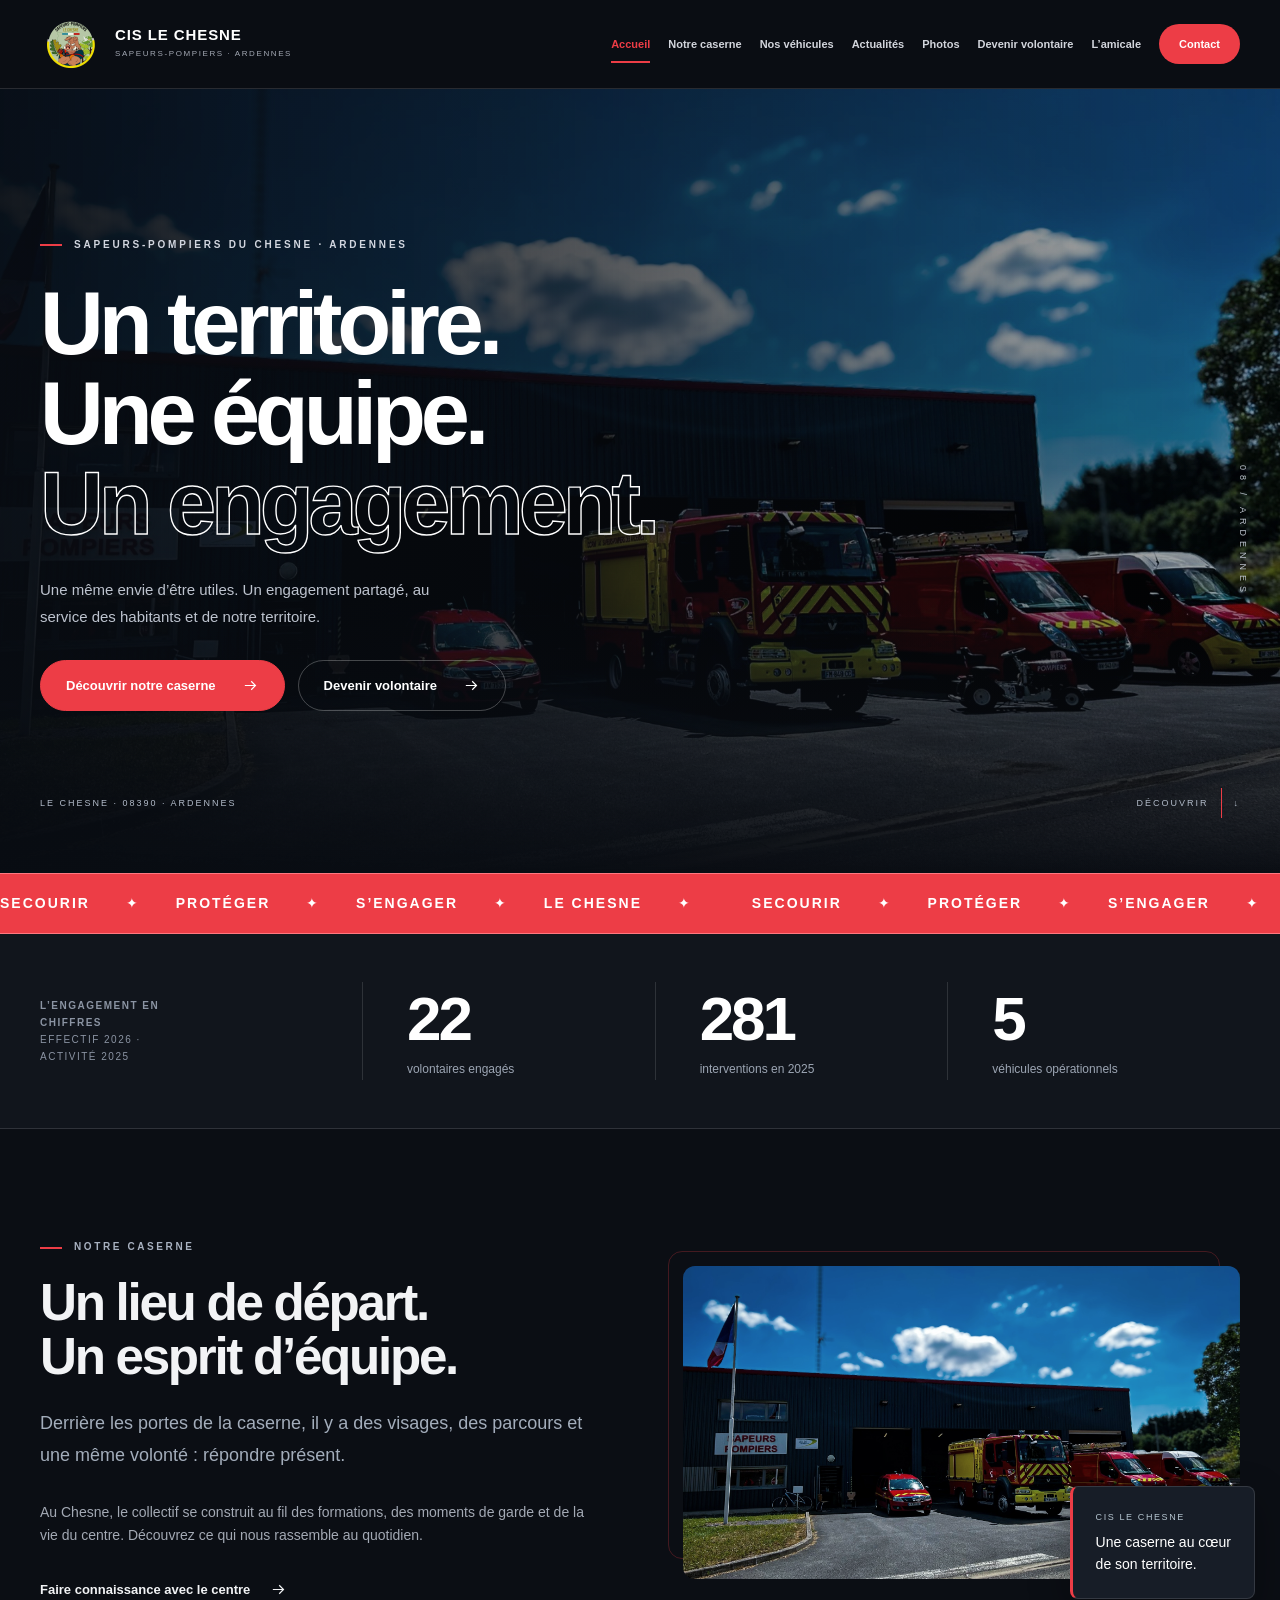
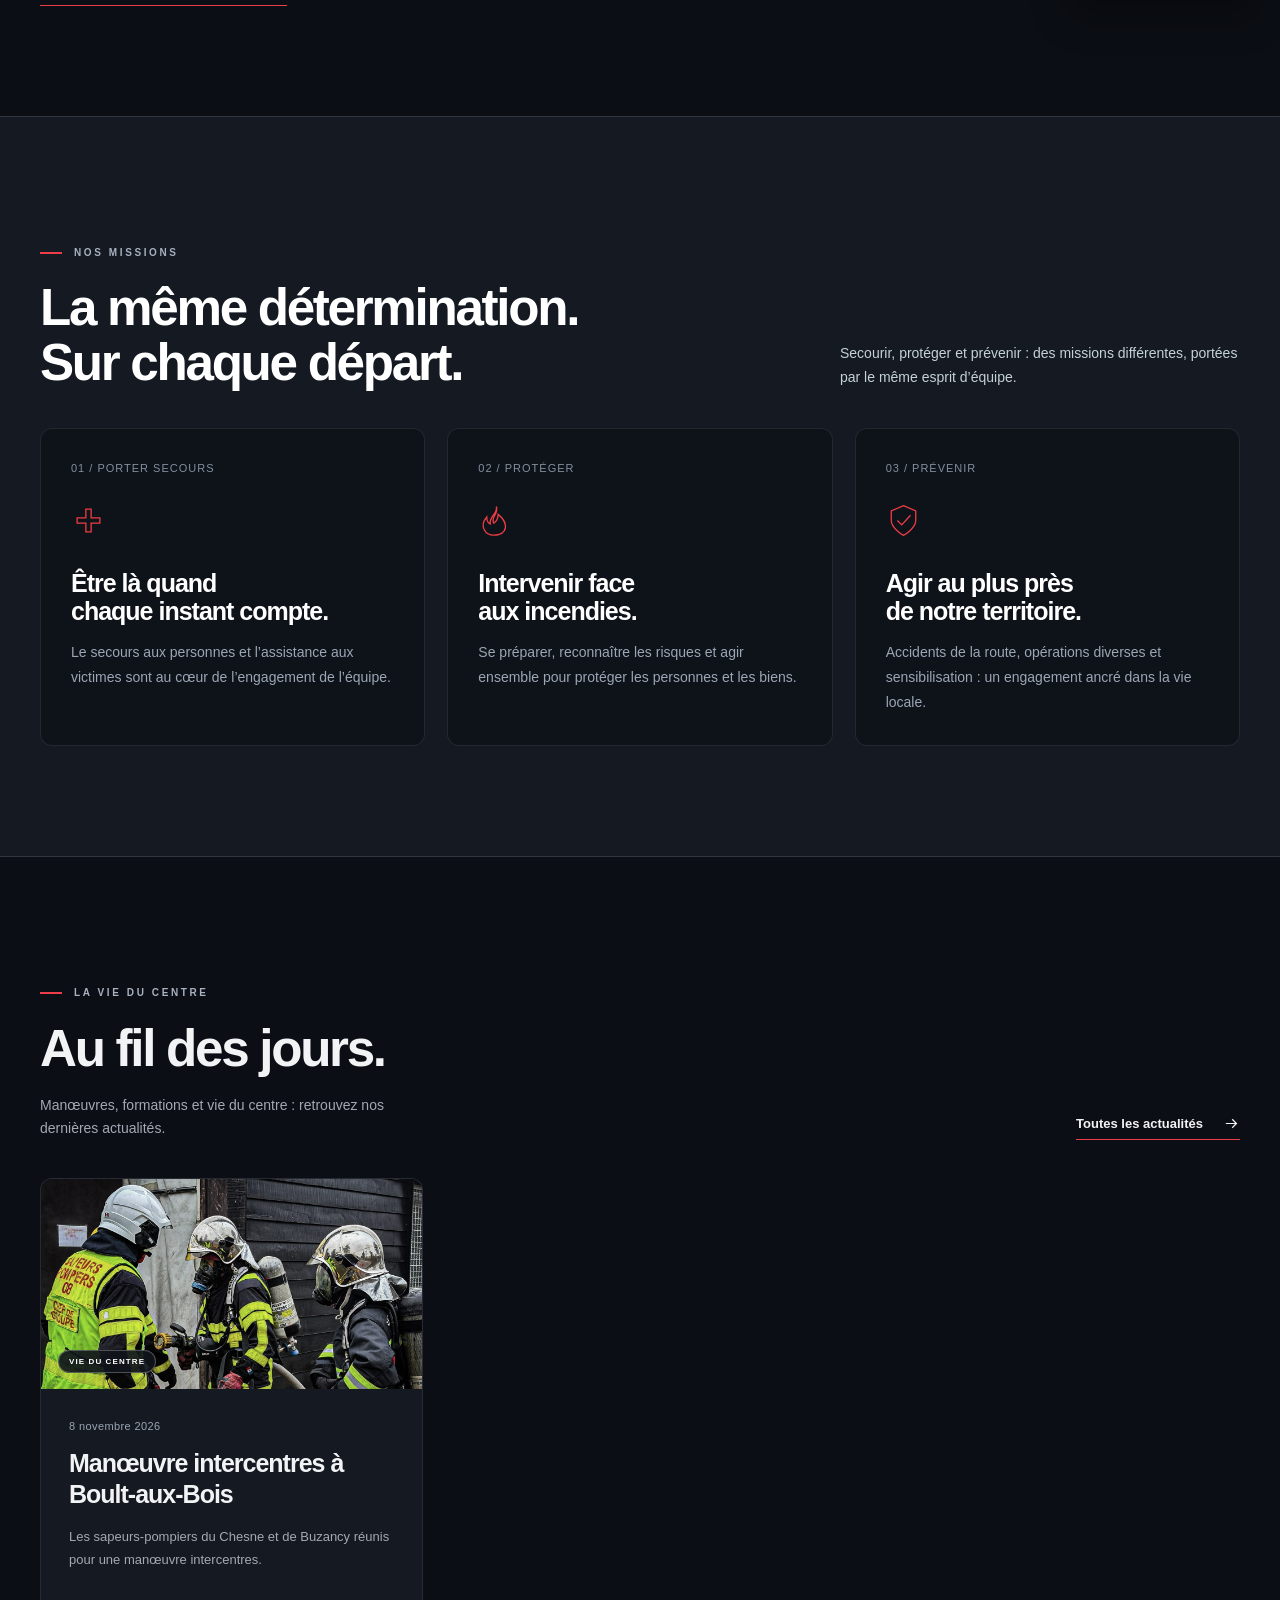
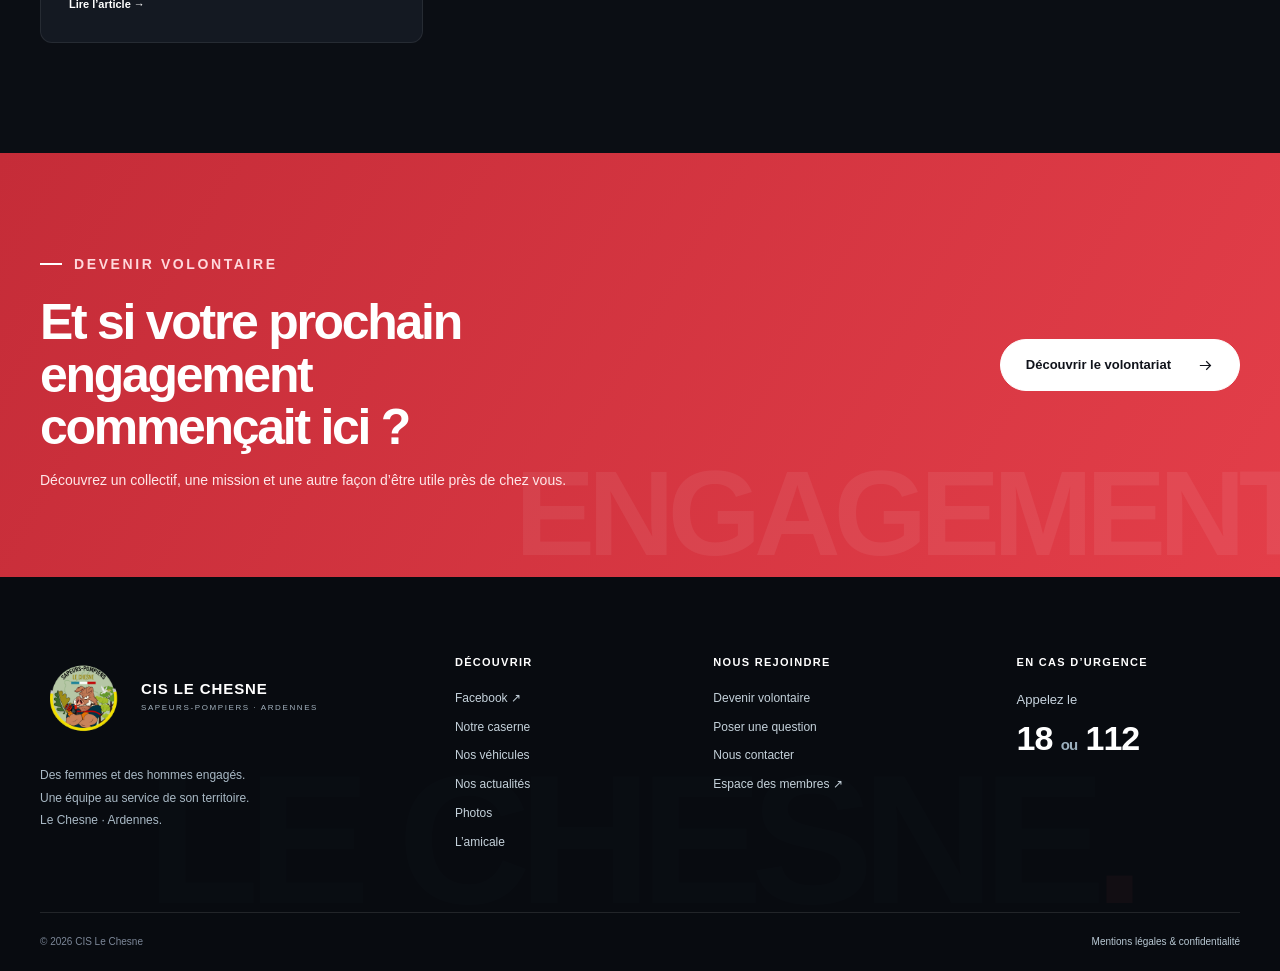
<file: index.html>
<!DOCTYPE html>
<html lang="fr"><head><meta charset="utf-8"/><meta content="width=device-width,initial-scale=1" name="viewport"/><meta content="noindex,nofollow" name="robots"/><meta content="Sapeurs-pompiers du Chesne : notre caserne, nos véhicules, nos actualités et notre engagement dans les Ardennes." name="description"/><meta content="#142938" name="theme-color"/><title>Accueil — CIS Le Chesne</title><link href="logo-cis-le-chesne.png" rel="icon" type="image/png"/><link href="styles.css?v=20261110" rel="stylesheet"/><script defer="" src="data.js?v=20261110"></script><script defer="" src="site.js?v=20261110"></script></head><body class="immersive"><a class="skip" href="#contenu">Aller au contenu</a><div aria-hidden="true" class="reading-progress"></div><header class="site-header"><div class="wrap nav-wrap"><a aria-label="CIS Le Chesne — accueil" class="brand" href="index.html"><img alt="" class="brand-logo" height="64" src="logo-cis-le-chesne.png" width="64"/><span class="brand-text"><strong>CIS LE CHESNE</strong><small>Sapeurs-pompiers · Ardennes</small></span></a><button aria-controls="site-nav" aria-expanded="false" aria-label="Ouvrir le menu" class="menu-toggle"><svg aria-hidden="true" fill="none" height="22" stroke="currentColor" stroke-width="1.6" viewbox="0 0 24 24" width="22"><path d="M3 6h18M3 12h18M3 18h18"></path></svg></button><nav aria-label="Navigation principale" class="site-nav" id="site-nav"><a aria-current="page" href="index.html">Accueil</a><a href="caserne.html">Notre caserne</a><a href="vehicules.html">Nos véhicules</a><a href="actualites.html">Actualités</a><a href="photos.html">Photos</a><a href="engagement.html">Devenir volontaire</a><a href="amicale.html">L’amicale</a><a href="contact.html">Contact</a></nav></div></header><main id="contenu"><section class="hero"><img alt="La caserne du Chesne avec ses véhicules de secours alignés devant les remises" class="hero-photo" fetchpriority="high" height="1151" src="caserne-le-chesne.jpg" width="2047"/><div class="wrap"><p class="eyebrow">Sapeurs-pompiers du Chesne · Ardennes</p><h1><span class="title-line">Un territoire.</span><span class="title-line">Une équipe.</span><span class="title-line title-outline">Un engagement.</span></h1><p>Une même envie d’être utiles. Un engagement partagé, au service des habitants et de notre territoire.</p><div class="hero-actions"><a class="button" href="caserne.html">Découvrir notre caserne<svg aria-hidden="true" fill="none" stroke="currentColor" stroke-width="1.7" viewbox="0 0 24 24"><path d="M4 12h15m-6-6 6 6-6 6"></path></svg></a><a class="button outline" href="engagement.html">Devenir volontaire<svg aria-hidden="true" fill="none" stroke="currentColor" stroke-width="1.7" viewbox="0 0 24 24"><path d="M4 12h15m-6-6 6 6-6 6"></path></svg></a></div></div><span aria-hidden="true" class="hero-edition">08 / ARDENNES</span><div class="hero-coordinate"><div class="wrap"><span>LE CHESNE · 08390 · ARDENNES</span><a class="hero-scroll" href="#decouvrir">DÉCOUVRIR<span></span>↓</a></div></div></section><div aria-label="Secourir, protéger, s’engager" class="moving-strip"><div class="strip-track"><span>SECOURIR <b>✦</b> PROTÉGER <b>✦</b> S’ENGAGER <b>✦</b> LE CHESNE <b>✦</b> </span><span aria-hidden="true">SECOURIR <b>✦</b> PROTÉGER <b>✦</b> S’ENGAGER <b>✦</b> LE CHESNE <b>✦</b> </span></div></div><section aria-label="Chiffres du centre" class="stats-band"><div class="wrap stats"><p class="stats-intro">L’engagement en chiffres<br/><span style="font-weight:400">Effectif 2026 · Activité 2025</span></p><div class="stat"><strong>23</strong><small>volontaires engagés</small></div><div class="stat"><strong>289</strong><small>interventions en 2025</small></div><div class="stat"><strong>5</strong><small>véhicules opérationnels</small></div></div></section><section class="section" id="decouvrir"><div class="wrap split"><div><p class="eyebrow">Notre caserne</p><h2>Un lieu de départ.<br/>Un esprit d’équipe.</h2><p class="lead intro">Derrière les portes de la caserne, il y a des visages, des parcours et une même volonté : répondre présent.</p><p class="muted" style="font-size:14px;margin-bottom:28px">Au Chesne, le collectif se construit au fil des formations, des moments de garde et de la vie du centre. Découvrez ce qui nous rassemble au quotidien.</p><a class="text-link" href="caserne.html">Faire connaissance avec le centre<svg aria-hidden="true" fill="none" stroke="currentColor" stroke-width="1.7" viewbox="0 0 24 24"><path d="M4 12h15m-6-6 6 6-6 6"></path></svg></a></div><figure class="photo-frame" style="margin:0"><img alt="La caserne du Chesne et ses véhicules devant les remises" class="full-photo" height="1151" loading="lazy" src="caserne-le-chesne.jpg" width="2047"/><figcaption class="caption"><small>CIS Le Chesne</small>Une caserne au cœur<br/>de son territoire.</figcaption></figure></div></section><section class="section navy-section"><div class="wrap"><div class="section-head"><div><p class="eyebrow">Nos missions</p><h2>La même détermination.<br/>Sur chaque départ.</h2></div><p class="lead" style="font-size:14px">Secourir, protéger et prévenir : des missions différentes, portées par le même esprit d’équipe.</p></div><div class="mission-grid"><article class="mission"><span class="number">01 / PORTER SECOURS</span><svg aria-hidden="true" class="icon" fill="none" stroke-width="1.5" viewbox="0 0 40 40"><path d="M17 7h6v10h10v6H23v10h-6V23H7v-6h10Z"></path></svg><h3>Être là quand<br/>chaque instant compte.</h3><p>Le secours aux personnes et l’assistance aux victimes sont au cœur de l’engagement de l’équipe.</p></article><article class="mission"><span class="number">02 / PROTÉGER</span><svg aria-hidden="true" class="icon" fill="none" stroke-width="1.5" viewbox="0 0 40 40"><path d="M21 4c3 9-7 12-3 19 3-2 5-6 5-10 10 8 12 19 1 23C6 40 2 25 10 16c0 6 2 7 4 8-2-8 9-12 7-20Z"></path></svg><h3>Intervenir face<br/>aux incendies.</h3><p>Se préparer, reconnaître les risques et agir ensemble pour protéger les personnes et les biens.</p></article><article class="mission"><span class="number">03 / PRÉVENIR</span><svg aria-hidden="true" class="icon" fill="none" stroke-width="1.5" viewbox="0 0 40 40"><path d="m20 3 14 6v11c0 9-14 17-14 17S6 29 6 20V9Z"></path><path d="m13 20 5 5 10-11"></path></svg><h3>Agir au plus près<br/>de notre territoire.</h3><p>Accidents de la route, opérations diverses et sensibilisation : un engagement ancré dans la vie locale.</p></article></div></div></section><section class="section"><div class="wrap"><div class="section-head"><div><p class="eyebrow">La vie du centre</p><h2>Au fil des jours.</h2><p class="muted" style="font-size:14px">Manœuvres, formations et vie du centre : retrouvez nos dernières actualités.</p></div><a class="text-link" href="actualites.html">Toutes les actualités<svg aria-hidden="true" fill="none" stroke="currentColor" stroke-width="1.7" viewbox="0 0 24 24"><path d="M4 12h15m-6-6 6 6-6 6"></path></svg></a></div><div class="cards"><article class="news-card" data-category="Vie du centre"><a class="news-media" href="actualites.html?article=manoeuvre"><img alt="Manœuvre intercentres à Boult-aux-Bois" class="news-image" loading="lazy" src="photos/IMG_6231.jpg"/><span class="label">Vie du centre</span></a><div class="news-body"><time datetime="2026-11-08">8 novembre 2026</time><h3>Manœuvre intercentres à Boult-aux-Bois</h3><p>Les sapeurs-pompiers du Chesne et de Buzancy réunis pour une manœuvre intercentres.</p><a class="text-link" href="actualites.html?article=manoeuvre">Lire l’article →</a></div></article></div></div></section><section class="recruit-banner"><div class="wrap"><div><p class="eyebrow">Devenir volontaire</p><h2>Et si votre prochain engagement<br/>commençait ici ?</h2><p>Découvrez un collectif, une mission et une autre façon d’être utile près de chez vous.</p></div><a class="button light" href="engagement.html">Découvrir le volontariat<svg aria-hidden="true" fill="none" stroke="currentColor" stroke-width="1.7" viewbox="0 0 24 24"><path d="M4 12h15m-6-6 6 6-6 6"></path></svg></a></div></section></main><footer class="site-footer"><div class="wrap"><div class="footer-grid"><div><a class="brand" href="index.html"><img alt="" class="brand-logo" height="64" src="logo-cis-le-chesne.png" width="64"/><span class="brand-text"><strong>CIS LE CHESNE</strong><small>Sapeurs-pompiers · Ardennes</small></span></a><p class="footer-note">Des femmes et des hommes engagés.<br/>Une équipe au service de son territoire.<br/>Le Chesne · Ardennes.</p></div><div><h3>Découvrir</h3><a href="https://www.facebook.com/profile.php?id=100082637057839" rel="noopener" target="_blank">Facebook ↗</a><a href="caserne.html">Notre caserne</a><a href="vehicules.html">Nos véhicules</a><a href="actualites.html">Nos actualités</a><a href="photos.html">Photos</a><a href="amicale.html">L’amicale</a></div><div><h3>Nous rejoindre</h3><a href="engagement.html">Devenir volontaire</a><a href="contact.html?objet=engagement">Poser une question</a><a href="contact.html">Nous contacter</a><a href="https://cis-lechesne.fr/" rel="noopener" target="_blank">Espace des membres ↗</a></div><div><h3>En cas d’urgence</h3><p class="emergency">Appelez le<strong>18 <span style="font-size:15px;color:#9cb0be">ou</span> 112</strong></p></div></div><div class="footer-bottom"><span>© 2026 CIS Le Chesne</span><a href="mentions-legales.html">Mentions légales &amp; confidentialité</a></div></div><div aria-hidden="true" class="footer-wordmark">LE CHESNE<span>.</span></div></footer><dialog aria-labelledby="modal-title" class="modal" id="detail-modal"><button aria-label="Fermer la fiche" class="modal-close"><svg aria-hidden="true" fill="none" stroke="currentColor" stroke-width="1.5" viewbox="0 0 24 24"><path d="m6 6 12 12M18 6 6 18"></path></svg></button><div id="modal-content"></div></dialog></body></html>
</file>
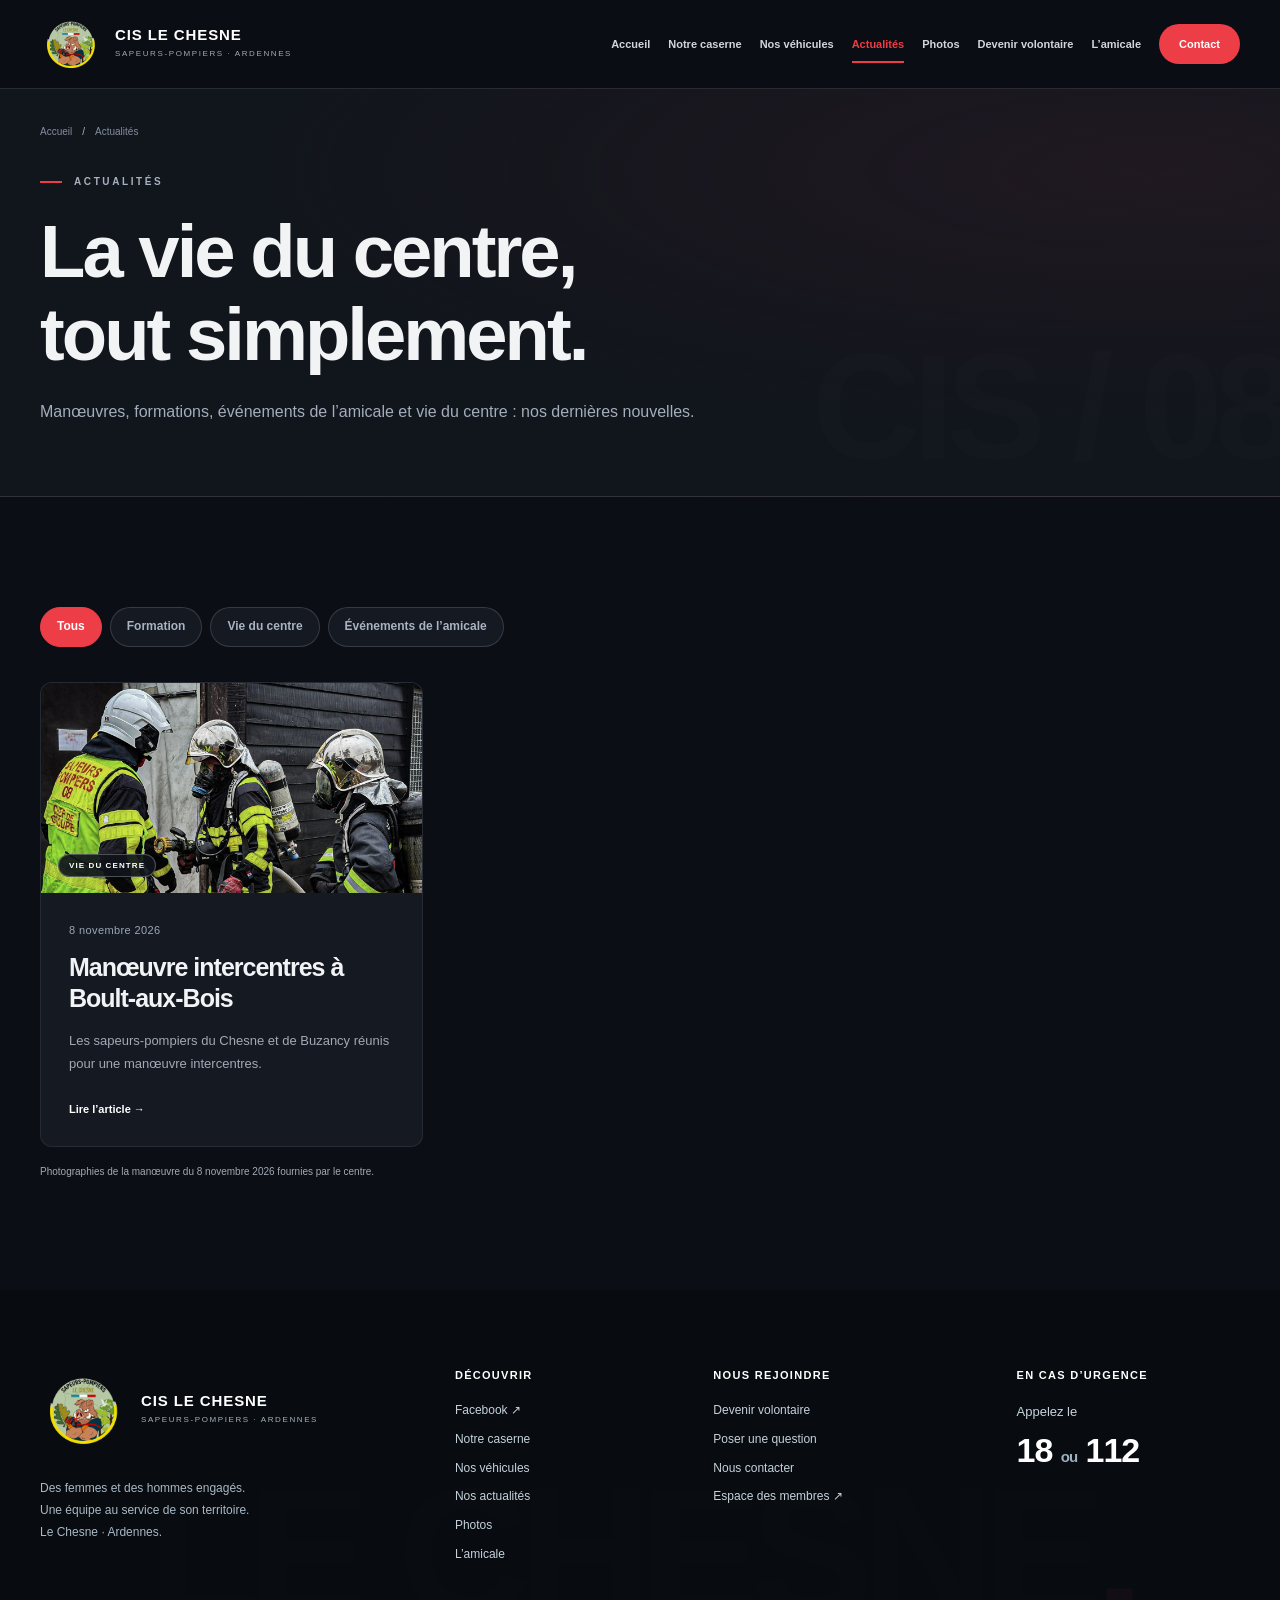
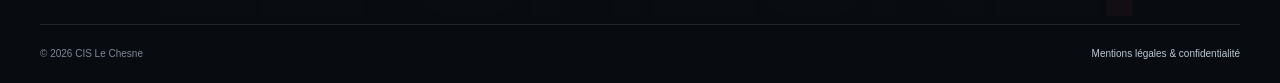
<file: actualites.html>
<!DOCTYPE html>
<html lang="fr"><head><meta charset="utf-8"/><meta content="width=device-width,initial-scale=1" name="viewport"/><meta content="noindex,nofollow" name="robots"/><meta content="Sapeurs-pompiers du Chesne : notre caserne, nos véhicules, nos actualités et notre engagement dans les Ardennes." name="description"/><meta content="#142938" name="theme-color"/><title>Actualités — CIS Le Chesne</title><link href="logo-cis-le-chesne.png" rel="icon" type="image/png"/><link href="styles.css?v=20261110" rel="stylesheet"/><script defer="" src="data.js?v=20261110"></script><script defer="" src="site.js?v=20261110"></script></head><body class="immersive"><a class="skip" href="#contenu">Aller au contenu</a><div aria-hidden="true" class="reading-progress"></div><header class="site-header"><div class="wrap nav-wrap"><a aria-label="CIS Le Chesne — accueil" class="brand" href="index.html"><img alt="" class="brand-logo" height="64" src="logo-cis-le-chesne.png" width="64"/><span class="brand-text"><strong>CIS LE CHESNE</strong><small>Sapeurs-pompiers · Ardennes</small></span></a><button aria-controls="site-nav" aria-expanded="false" aria-label="Ouvrir le menu" class="menu-toggle"><svg aria-hidden="true" fill="none" height="22" stroke="currentColor" stroke-width="1.6" viewbox="0 0 24 24" width="22"><path d="M3 6h18M3 12h18M3 18h18"></path></svg></button><nav aria-label="Navigation principale" class="site-nav" id="site-nav"><a href="index.html">Accueil</a><a href="caserne.html">Notre caserne</a><a href="vehicules.html">Nos véhicules</a><a aria-current="page" href="actualites.html">Actualités</a><a href="photos.html">Photos</a><a href="engagement.html">Devenir volontaire</a><a href="amicale.html">L’amicale</a><a href="contact.html">Contact</a></nav></div></header><main id="contenu"><section class="page-hero"><div class="wrap"><div class="breadcrumb"><a href="index.html">Accueil</a><span>/</span>Actualités</div><p class="eyebrow">Actualités</p><h1>La vie du centre,<br/>tout simplement.</h1><p class="lead">Manœuvres, formations, événements de l’amicale et vie du centre : nos dernières nouvelles.</p></div></section><section class="section"><div class="wrap"><div aria-label="Filtrer les actualités" class="filters" role="group"><button aria-pressed="true" class="filter" data-filter="Tous">Tous</button><button aria-pressed="false" class="filter" data-filter="Formation">Formation</button><button aria-pressed="false" class="filter" data-filter="Vie du centre">Vie du centre</button><button aria-pressed="false" class="filter" data-filter="Événements de l’amicale">Événements de l’amicale</button></div><div data-filter-grid=""><div class="cards"><article class="news-card" data-category="Vie du centre"><a class="news-media" href="actualites.html?article=manoeuvre"><img alt="Manœuvre intercentres à Boult-aux-Bois" class="news-image" loading="lazy" src="photos/IMG_6231.jpg"/><span class="label">Vie du centre</span></a><div class="news-body"><time datetime="2026-11-08">8 novembre 2026</time><h3>Manœuvre intercentres à Boult-aux-Bois</h3><p>Les sapeurs-pompiers du Chesne et de Buzancy réunis pour une manœuvre intercentres.</p><a class="text-link" href="actualites.html?article=manoeuvre">Lire l’article →</a></div></article></div></div><p class="photo-credit">Photographies de la manœuvre du 8 novembre 2026 fournies par le centre.</p></div></section></main><footer class="site-footer"><div class="wrap"><div class="footer-grid"><div><a class="brand" href="index.html"><img alt="" class="brand-logo" height="64" src="logo-cis-le-chesne.png" width="64"/><span class="brand-text"><strong>CIS LE CHESNE</strong><small>Sapeurs-pompiers · Ardennes</small></span></a><p class="footer-note">Des femmes et des hommes engagés.<br/>Une équipe au service de son territoire.<br/>Le Chesne · Ardennes.</p></div><div><h3>Découvrir</h3><a href="https://www.facebook.com/profile.php?id=100082637057839" rel="noopener" target="_blank">Facebook ↗</a><a href="caserne.html">Notre caserne</a><a href="vehicules.html">Nos véhicules</a><a href="actualites.html">Nos actualités</a><a href="photos.html">Photos</a><a href="amicale.html">L’amicale</a></div><div><h3>Nous rejoindre</h3><a href="engagement.html">Devenir volontaire</a><a href="contact.html?objet=engagement">Poser une question</a><a href="contact.html">Nous contacter</a><a href="https://cis-lechesne.fr/" rel="noopener" target="_blank">Espace des membres ↗</a></div><div><h3>En cas d’urgence</h3><p class="emergency">Appelez le<strong>18 <span style="font-size:15px;color:#9cb0be">ou</span> 112</strong></p></div></div><div class="footer-bottom"><span>© 2026 CIS Le Chesne</span><a href="mentions-legales.html">Mentions légales &amp; confidentialité</a></div></div><div aria-hidden="true" class="footer-wordmark">LE CHESNE<span>.</span></div></footer><dialog aria-labelledby="modal-title" class="modal" id="detail-modal"><button aria-label="Fermer la fiche" class="modal-close"><svg aria-hidden="true" fill="none" stroke="currentColor" stroke-width="1.5" viewbox="0 0 24 24"><path d="m6 6 12 12M18 6 6 18"></path></svg></button><div id="modal-content"></div></dialog></body></html>
</file>
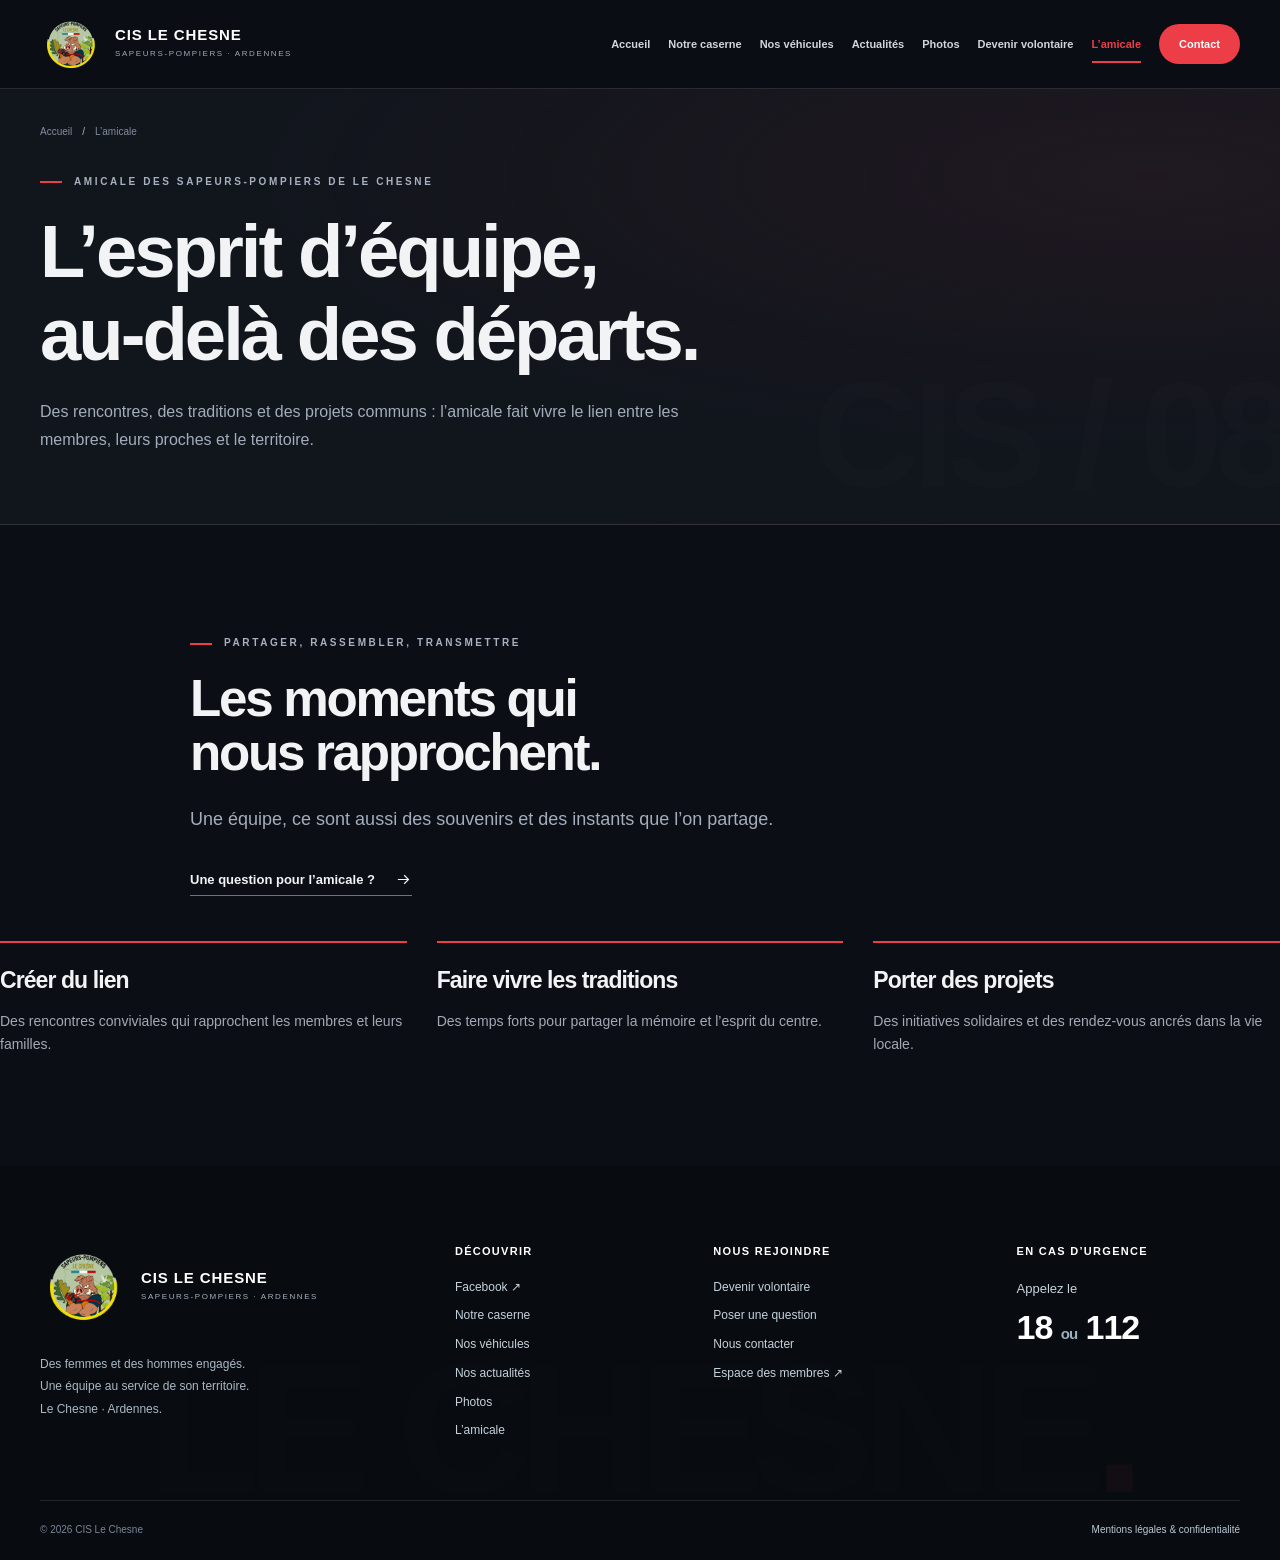
<file: amicale.html>
<!DOCTYPE html>
<html lang="fr"><head><meta charset="utf-8"/><meta content="width=device-width,initial-scale=1" name="viewport"/><meta content="noindex,nofollow" name="robots"/><meta content="Sapeurs-pompiers du Chesne : notre caserne, nos véhicules, nos actualités et notre engagement dans les Ardennes." name="description"/><meta content="#142938" name="theme-color"/><title>L’amicale — CIS Le Chesne</title><link href="logo-cis-le-chesne.png" rel="icon" type="image/png"/><link href="styles.css?v=20261110" rel="stylesheet"/><script defer="" src="data.js?v=20261110"></script><script defer="" src="site.js?v=20261110"></script></head><body class="immersive"><a class="skip" href="#contenu">Aller au contenu</a><div aria-hidden="true" class="reading-progress"></div><header class="site-header"><div class="wrap nav-wrap"><a aria-label="CIS Le Chesne — accueil" class="brand" href="index.html"><img alt="" class="brand-logo" height="64" src="logo-cis-le-chesne.png" width="64"/><span class="brand-text"><strong>CIS LE CHESNE</strong><small>Sapeurs-pompiers · Ardennes</small></span></a><button aria-controls="site-nav" aria-expanded="false" aria-label="Ouvrir le menu" class="menu-toggle"><svg aria-hidden="true" fill="none" height="22" stroke="currentColor" stroke-width="1.6" viewbox="0 0 24 24" width="22"><path d="M3 6h18M3 12h18M3 18h18"></path></svg></button><nav aria-label="Navigation principale" class="site-nav" id="site-nav"><a href="index.html">Accueil</a><a href="caserne.html">Notre caserne</a><a href="vehicules.html">Nos véhicules</a><a href="actualites.html">Actualités</a><a href="photos.html">Photos</a><a href="engagement.html">Devenir volontaire</a><a aria-current="page" href="amicale.html">L’amicale</a><a href="contact.html">Contact</a></nav></div></header><main id="contenu"><section class="page-hero"><div class="wrap"><div class="breadcrumb"><a href="index.html">Accueil</a><span>/</span>L’amicale</div><p class="eyebrow">Amicale des sapeurs-pompiers de Le Chesne</p><h1>L’esprit d’équipe,<br/>au-delà des départs.</h1><p class="lead">Des rencontres, des traditions et des projets communs : l’amicale fait vivre le lien entre les membres, leurs proches et le territoire.</p></div></section><section class="section"><div class="wrap amicale-intro"><div><p class="eyebrow">Partager, rassembler, transmettre</p><h2>Les moments qui<br/>nous rapprochent.</h2><p class="lead intro">Une équipe, ce sont aussi des souvenirs et des instants que l’on partage.</p><a class="text-link" href="contact.html?objet=amicale">Une question pour l’amicale ?<svg aria-hidden="true" fill="none" stroke="currentColor" stroke-width="1.7" viewbox="0 0 24 24"><path d="M4 12h15m-6-6 6 6-6 6"></path></svg></a></div></div><div class="values"><article class="value"><h3>Créer du lien</h3><p>Des rencontres conviviales qui rapprochent les membres et leurs familles.</p></article><article class="value"><h3>Faire vivre les traditions</h3><p>Des temps forts pour partager la mémoire et l’esprit du centre.</p></article><article class="value"><h3>Porter des projets</h3><p>Des initiatives solidaires et des rendez-vous ancrés dans la vie locale.</p></article></div></section></main><footer class="site-footer"><div class="wrap"><div class="footer-grid"><div><a class="brand" href="index.html"><img alt="" class="brand-logo" height="64" src="logo-cis-le-chesne.png" width="64"/><span class="brand-text"><strong>CIS LE CHESNE</strong><small>Sapeurs-pompiers · Ardennes</small></span></a><p class="footer-note">Des femmes et des hommes engagés.<br/>Une équipe au service de son territoire.<br/>Le Chesne · Ardennes.</p></div><div><h3>Découvrir</h3><a href="https://www.facebook.com/profile.php?id=100082637057839" rel="noopener" target="_blank">Facebook ↗</a><a href="caserne.html">Notre caserne</a><a href="vehicules.html">Nos véhicules</a><a href="actualites.html">Nos actualités</a><a href="photos.html">Photos</a><a href="amicale.html">L’amicale</a></div><div><h3>Nous rejoindre</h3><a href="engagement.html">Devenir volontaire</a><a href="contact.html?objet=engagement">Poser une question</a><a href="contact.html">Nous contacter</a><a href="https://cis-lechesne.fr/" rel="noopener" target="_blank">Espace des membres ↗</a></div><div><h3>En cas d’urgence</h3><p class="emergency">Appelez le<strong>18 <span style="font-size:15px;color:#9cb0be">ou</span> 112</strong></p></div></div><div class="footer-bottom"><span>© 2026 CIS Le Chesne</span><a href="mentions-legales.html">Mentions légales &amp; confidentialité</a></div></div><div aria-hidden="true" class="footer-wordmark">LE CHESNE<span>.</span></div></footer><dialog aria-labelledby="modal-title" class="modal" id="detail-modal"><button aria-label="Fermer la fiche" class="modal-close"><svg aria-hidden="true" fill="none" stroke="currentColor" stroke-width="1.5" viewbox="0 0 24 24"><path d="m6 6 12 12M18 6 6 18"></path></svg></button><div id="modal-content"></div></dialog></body></html>
</file>
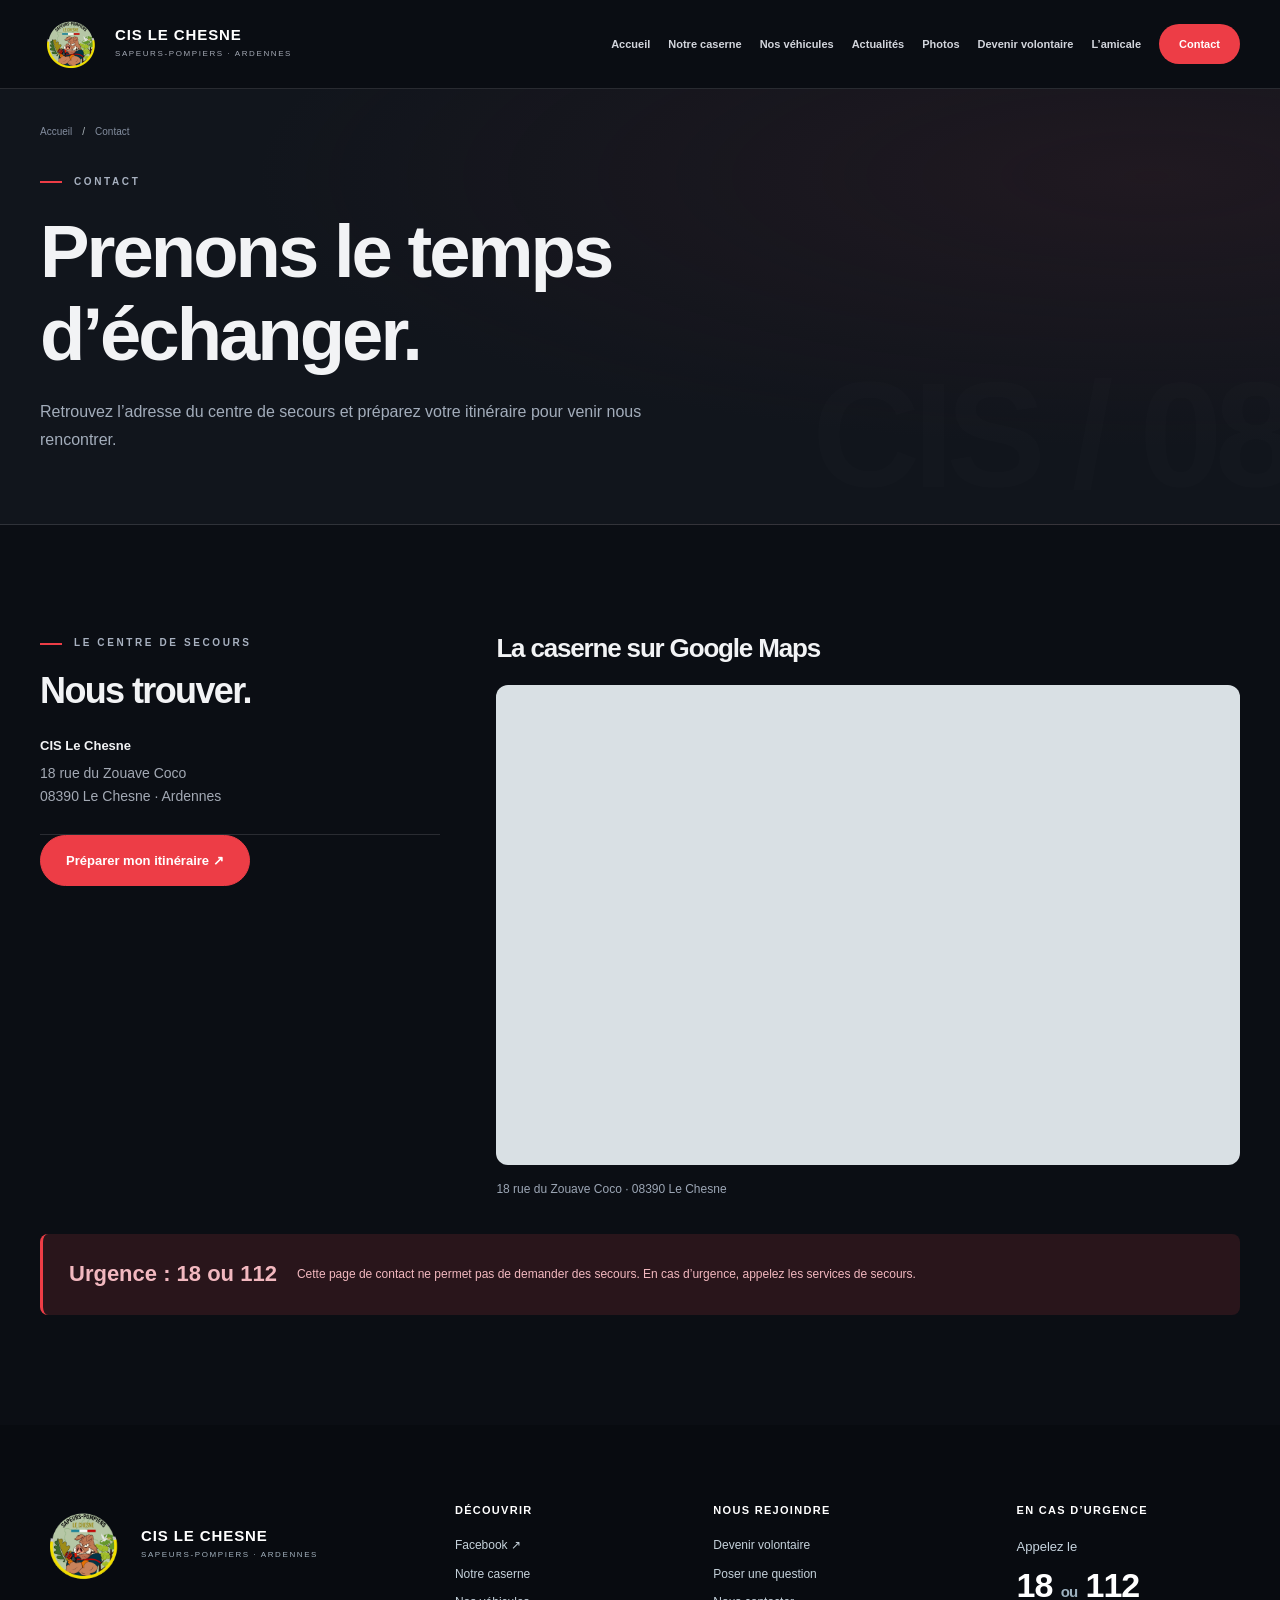
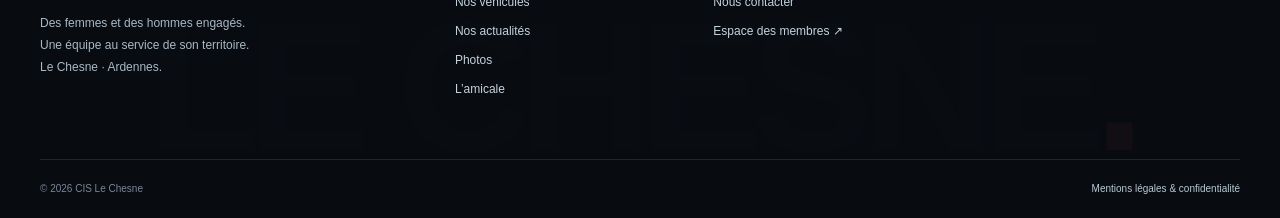
<file: contact.html>
<!DOCTYPE html>
<html lang="fr"><head><meta charset="utf-8"/><meta content="width=device-width,initial-scale=1" name="viewport"/><meta content="noindex,nofollow" name="robots"/><meta content="Sapeurs-pompiers du Chesne : notre caserne, nos véhicules, nos actualités et notre engagement dans les Ardennes." name="description"/><meta content="#142938" name="theme-color"/><title>Contact — CIS Le Chesne</title><link href="logo-cis-le-chesne.png" rel="icon" type="image/png"/><link href="styles.css?v=20261110" rel="stylesheet"/><script defer="" src="data.js?v=20261110"></script><script defer="" src="site.js?v=20261110"></script></head><body class="immersive"><a class="skip" href="#contenu">Aller au contenu</a><div aria-hidden="true" class="reading-progress"></div><header class="site-header"><div class="wrap nav-wrap"><a aria-label="CIS Le Chesne — accueil" class="brand" href="index.html"><img alt="" class="brand-logo" height="64" src="logo-cis-le-chesne.png" width="64"/><span class="brand-text"><strong>CIS LE CHESNE</strong><small>Sapeurs-pompiers · Ardennes</small></span></a><button aria-controls="site-nav" aria-expanded="false" aria-label="Ouvrir le menu" class="menu-toggle"><svg aria-hidden="true" fill="none" height="22" stroke="currentColor" stroke-width="1.6" viewbox="0 0 24 24" width="22"><path d="M3 6h18M3 12h18M3 18h18"></path></svg></button><nav aria-label="Navigation principale" class="site-nav" id="site-nav"><a href="index.html">Accueil</a><a href="caserne.html">Notre caserne</a><a href="vehicules.html">Nos véhicules</a><a href="actualites.html">Actualités</a><a href="photos.html">Photos</a><a href="engagement.html">Devenir volontaire</a><a href="amicale.html">L’amicale</a><a aria-current="page" href="contact.html">Contact</a></nav></div></header><main id="contenu"><section class="page-hero"><div class="wrap"><div class="breadcrumb"><a href="index.html">Accueil</a><span>/</span>Contact</div><p class="eyebrow">Contact</p><h1>Prenons le temps<br/>d’échanger.</h1><p class="lead">Retrouvez l’adresse du centre de secours et préparez votre itinéraire pour venir nous rencontrer.</p></div></section><section class="section"><div class="wrap"><div class="contact-grid"><div class="contact-info"><p class="eyebrow">Le centre de secours</p><h2>Nous trouver.</h2><div class="contact-detail"><strong>CIS Le Chesne</strong><p>18 rue du Zouave Coco<br/>08390 Le Chesne · Ardennes</p></div><a class="button" href="https://www.google.com/maps/dir/?api=1&amp;destination=18%20rue%20du%20Zouave%20Coco%2008390%20Le%20Chesne" rel="noopener" target="_blank">Préparer mon itinéraire ↗</a></div><div class="contact-map-panel"><h2 class="map-title">La caserne sur Google Maps</h2><iframe allowfullscreen="" class="contact-map" loading="lazy" referrerpolicy="no-referrer-when-downgrade" src="https://maps.google.com/maps?q=Centre%20de%20secours%2018%20rue%20du%20Zouave%20Coco%2008390%20Le%20Chesne&amp;z=16&amp;output=embed" title="Google Maps : CIS Le Chesne, 18 rue du Zouave Coco, 08390 Le Chesne"></iframe><p class="map-caption">18 rue du Zouave Coco · 08390 Le Chesne</p></div></div><aside class="emergency-box"><strong>Urgence : 18 ou 112</strong><p>Cette page de contact ne permet pas de demander des secours. En cas d’urgence, appelez les services de secours.</p></aside></div></section></main><footer class="site-footer"><div class="wrap"><div class="footer-grid"><div><a class="brand" href="index.html"><img alt="" class="brand-logo" height="64" src="logo-cis-le-chesne.png" width="64"/><span class="brand-text"><strong>CIS LE CHESNE</strong><small>Sapeurs-pompiers · Ardennes</small></span></a><p class="footer-note">Des femmes et des hommes engagés.<br/>Une équipe au service de son territoire.<br/>Le Chesne · Ardennes.</p></div><div><h3>Découvrir</h3><a href="https://www.facebook.com/profile.php?id=100082637057839" rel="noopener" target="_blank">Facebook ↗</a><a href="caserne.html">Notre caserne</a><a href="vehicules.html">Nos véhicules</a><a href="actualites.html">Nos actualités</a><a href="photos.html">Photos</a><a href="amicale.html">L’amicale</a></div><div><h3>Nous rejoindre</h3><a href="engagement.html">Devenir volontaire</a><a href="contact.html?objet=engagement">Poser une question</a><a href="contact.html">Nous contacter</a><a href="https://cis-lechesne.fr/" rel="noopener" target="_blank">Espace des membres ↗</a></div><div><h3>En cas d’urgence</h3><p class="emergency">Appelez le<strong>18 <span style="font-size:15px;color:#9cb0be">ou</span> 112</strong></p></div></div><div class="footer-bottom"><span>© 2026 CIS Le Chesne</span><a href="mentions-legales.html">Mentions légales &amp; confidentialité</a></div></div><div aria-hidden="true" class="footer-wordmark">LE CHESNE<span>.</span></div></footer><dialog aria-labelledby="modal-title" class="modal" id="detail-modal"><button aria-label="Fermer la fiche" class="modal-close"><svg aria-hidden="true" fill="none" stroke="currentColor" stroke-width="1.5" viewbox="0 0 24 24"><path d="m6 6 12 12M18 6 6 18"></path></svg></button><div id="modal-content"></div></dialog></body></html>
</file>
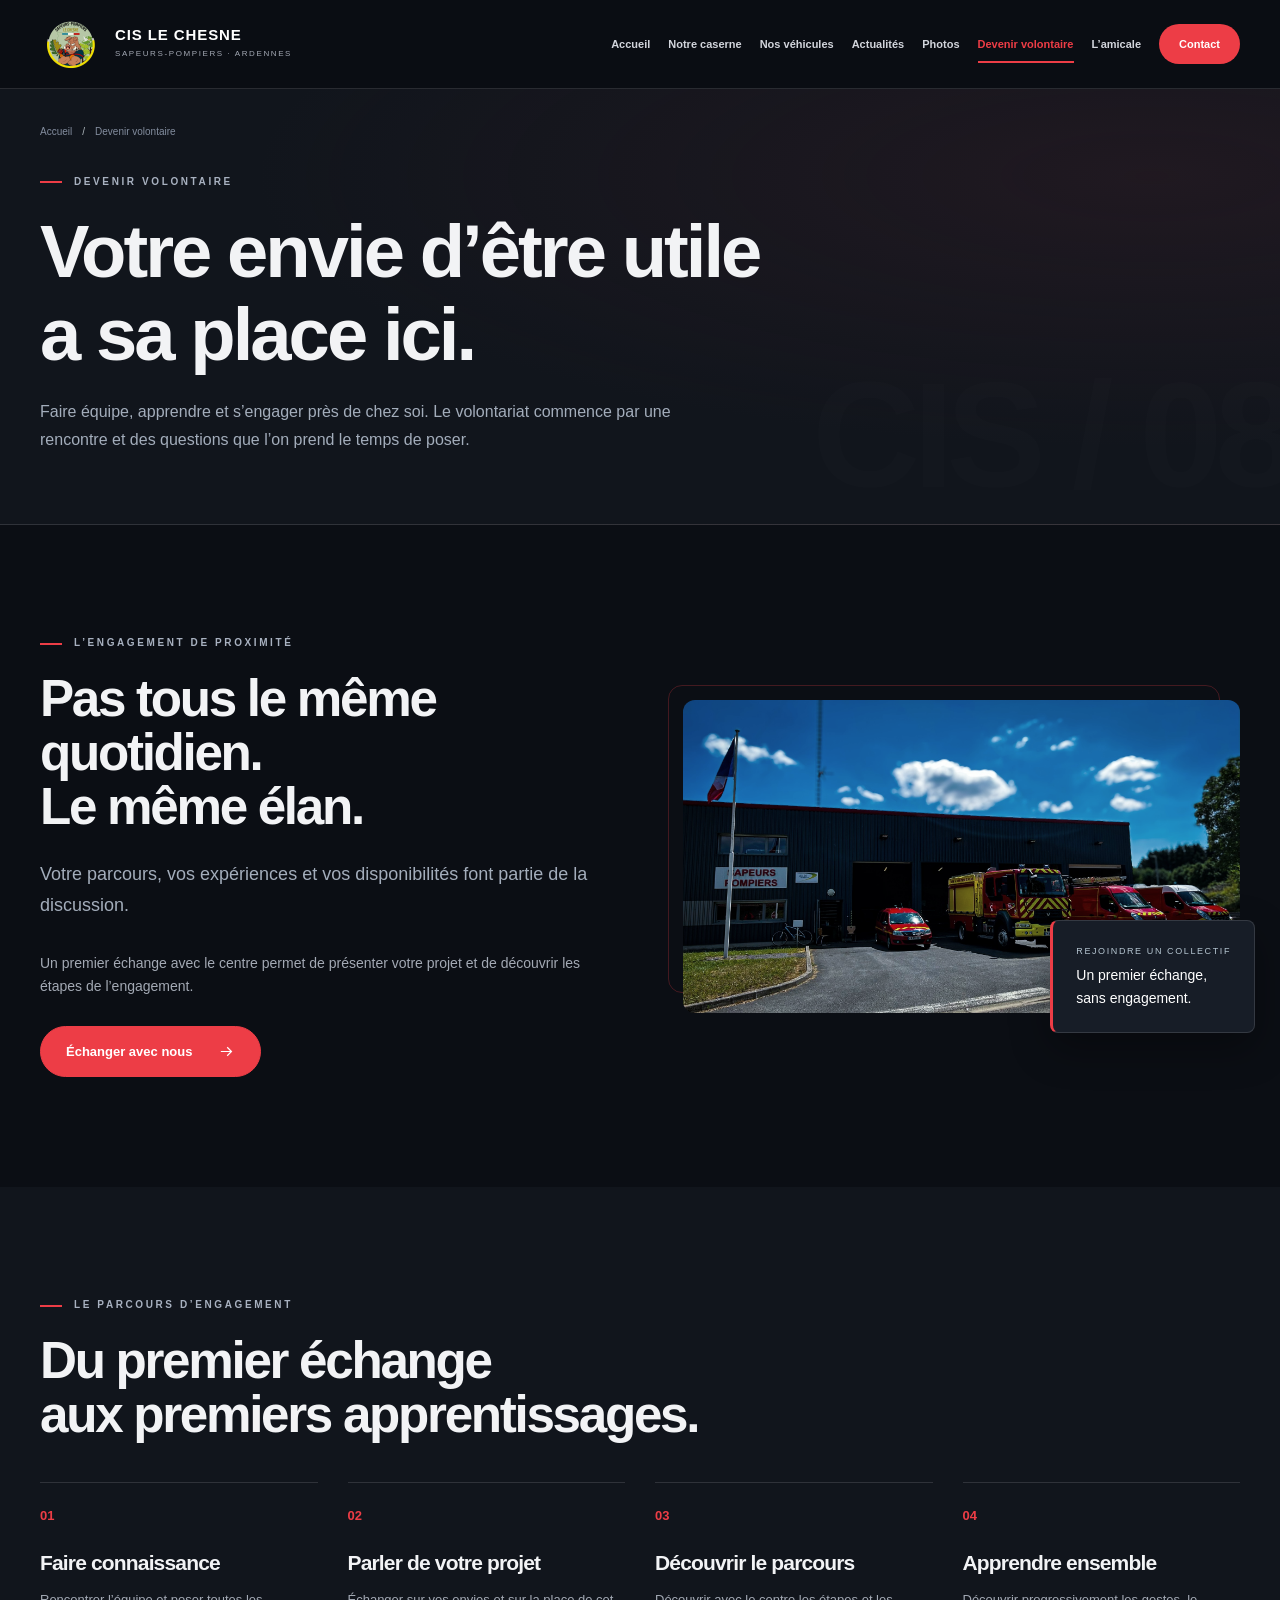
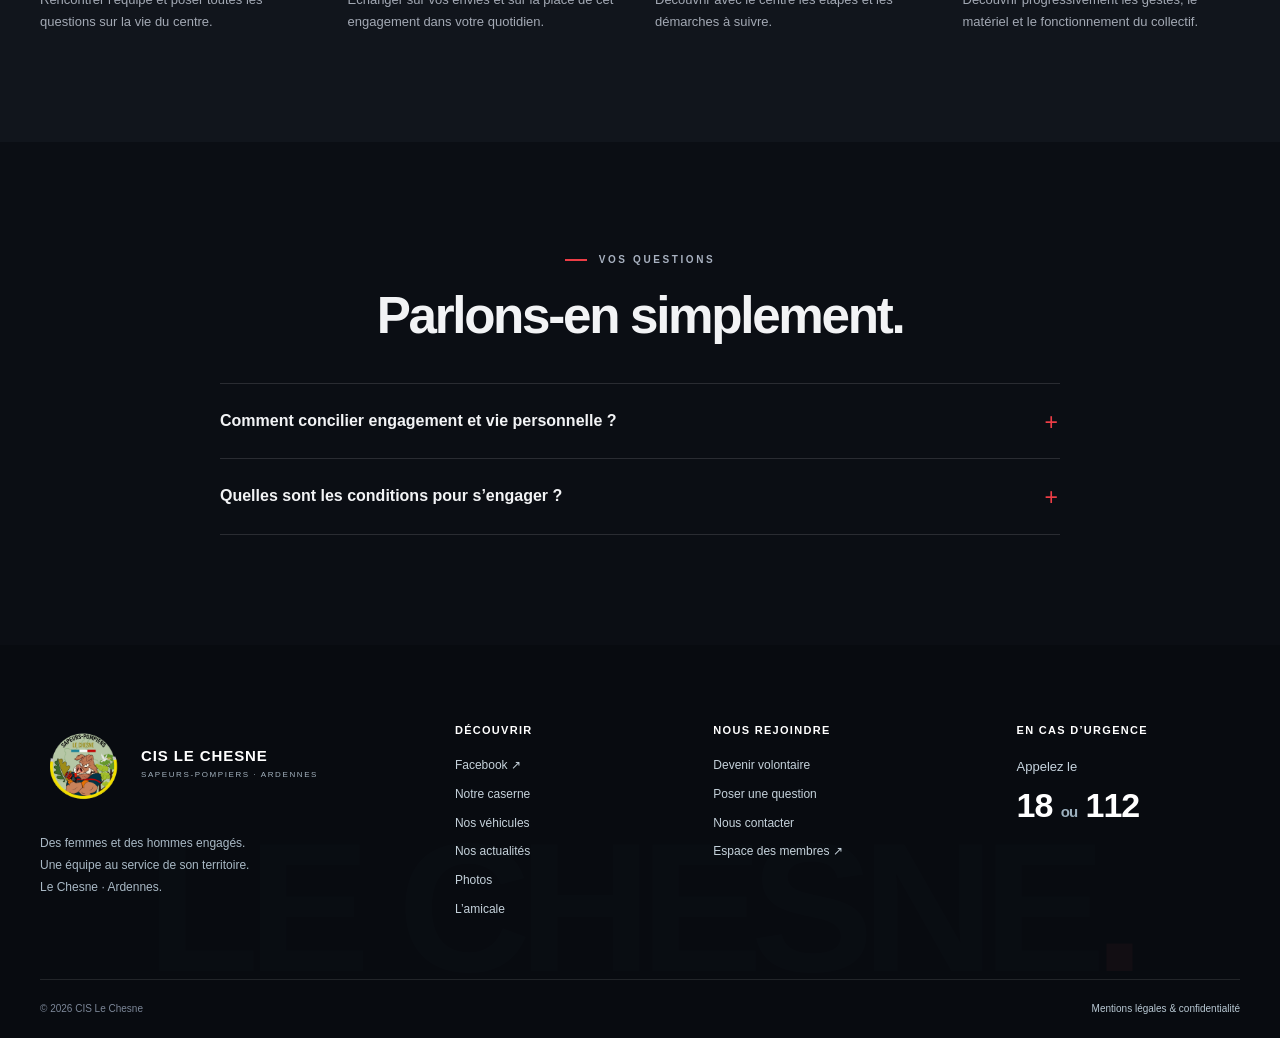
<file: engagement.html>
<!DOCTYPE html>
<html lang="fr"><head><meta charset="utf-8"/><meta content="width=device-width,initial-scale=1" name="viewport"/><meta content="noindex,nofollow" name="robots"/><meta content="Sapeurs-pompiers du Chesne : notre caserne, nos véhicules, nos actualités et notre engagement dans les Ardennes." name="description"/><meta content="#142938" name="theme-color"/><title>Devenir volontaire — CIS Le Chesne</title><link href="logo-cis-le-chesne.png" rel="icon" type="image/png"/><link href="styles.css?v=20261110" rel="stylesheet"/><script defer="" src="data.js?v=20261110"></script><script defer="" src="site.js?v=20261110"></script></head><body class="immersive"><a class="skip" href="#contenu">Aller au contenu</a><div aria-hidden="true" class="reading-progress"></div><header class="site-header"><div class="wrap nav-wrap"><a aria-label="CIS Le Chesne — accueil" class="brand" href="index.html"><img alt="" class="brand-logo" height="64" src="logo-cis-le-chesne.png" width="64"/><span class="brand-text"><strong>CIS LE CHESNE</strong><small>Sapeurs-pompiers · Ardennes</small></span></a><button aria-controls="site-nav" aria-expanded="false" aria-label="Ouvrir le menu" class="menu-toggle"><svg aria-hidden="true" fill="none" height="22" stroke="currentColor" stroke-width="1.6" viewbox="0 0 24 24" width="22"><path d="M3 6h18M3 12h18M3 18h18"></path></svg></button><nav aria-label="Navigation principale" class="site-nav" id="site-nav"><a href="index.html">Accueil</a><a href="caserne.html">Notre caserne</a><a href="vehicules.html">Nos véhicules</a><a href="actualites.html">Actualités</a><a href="photos.html">Photos</a><a aria-current="page" href="engagement.html">Devenir volontaire</a><a href="amicale.html">L’amicale</a><a href="contact.html">Contact</a></nav></div></header><main id="contenu"><section class="page-hero"><div class="wrap"><div class="breadcrumb"><a href="index.html">Accueil</a><span>/</span>Devenir volontaire</div><p class="eyebrow">Devenir volontaire</p><h1>Votre envie d’être utile<br/>a sa place ici.</h1><p class="lead">Faire équipe, apprendre et s’engager près de chez soi. Le volontariat commence par une rencontre et des questions que l’on prend le temps de poser.</p></div></section><section class="section"><div class="wrap split"><div><p class="eyebrow">L’engagement de proximité</p><h2>Pas tous le même quotidien.<br/>Le même élan.</h2><p class="lead intro">Votre parcours, vos expériences et vos disponibilités font partie de la discussion.</p><p class="muted" style="font-size:14px;margin-bottom:28px">Un premier échange avec le centre permet de présenter votre projet et de découvrir les étapes de l’engagement.</p><a class="button" href="contact.html?objet=engagement">Échanger avec nous<svg aria-hidden="true" fill="none" stroke="currentColor" stroke-width="1.7" viewbox="0 0 24 24"><path d="M4 12h15m-6-6 6 6-6 6"></path></svg></a></div><div class="photo-frame"><img alt="La caserne du Chesne et ses véhicules devant les remises" class="full-photo" height="1151" loading="lazy" src="caserne-le-chesne.jpg" width="2047"/><div class="caption"><small>Rejoindre un collectif</small>Un premier échange,<br/>sans engagement.</div></div></div></section><section class="section cream"><div class="wrap"><p class="eyebrow">Le parcours d’engagement</p><h2>Du premier échange<br/>aux premiers apprentissages.</h2><div class="steps"><article class="step"><h3>Faire connaissance</h3><p>Rencontrer l’équipe et poser toutes les questions sur la vie du centre.</p></article><article class="step"><h3>Parler de votre projet</h3><p>Échanger sur vos envies et sur la place de cet engagement dans votre quotidien.</p></article><article class="step"><h3>Découvrir le parcours</h3><p>Découvrir avec le centre les étapes et les démarches à suivre.</p></article><article class="step"><h3>Apprendre ensemble</h3><p>Découvrir progressivement les gestes, le matériel et le fonctionnement du collectif.</p></article></div></div></section><section class="section"><div class="wrap"><div class="center"><p class="eyebrow">Vos questions</p><h2>Parlons-en simplement.</h2></div><div class="faq"><details><summary>Comment concilier engagement et vie personnelle ?</summary><p>L’échange avec l’équipe permet d’aborder les disponibilités, la vie familiale et l’activité professionnelle. Le centre n’impose pas de minimum de disponibilités ; celles-ci sont discutées avec l’équipe.</p></details><details><summary>Quelles sont les conditions pour s’engager ?</summary><p>Avoir au minimum 16 ans (avec autorisation parentale pour les mineurs) et moins de 67 ans ; résider légalement en France, sans obligation de nationalité française ; jouir de ses droits civiques ; remplir les conditions de santé particulières exigées ; ne pas avoir fait l’objet d’une condamnation figurant au bulletin n° 2 du casier judiciaire. Habiter une commune du secteur défendu par le centre.</p></details></div></div></section></main><footer class="site-footer"><div class="wrap"><div class="footer-grid"><div><a class="brand" href="index.html"><img alt="" class="brand-logo" height="64" src="logo-cis-le-chesne.png" width="64"/><span class="brand-text"><strong>CIS LE CHESNE</strong><small>Sapeurs-pompiers · Ardennes</small></span></a><p class="footer-note">Des femmes et des hommes engagés.<br/>Une équipe au service de son territoire.<br/>Le Chesne · Ardennes.</p></div><div><h3>Découvrir</h3><a href="https://www.facebook.com/profile.php?id=100082637057839" rel="noopener" target="_blank">Facebook ↗</a><a href="caserne.html">Notre caserne</a><a href="vehicules.html">Nos véhicules</a><a href="actualites.html">Nos actualités</a><a href="photos.html">Photos</a><a href="amicale.html">L’amicale</a></div><div><h3>Nous rejoindre</h3><a href="engagement.html">Devenir volontaire</a><a href="contact.html?objet=engagement">Poser une question</a><a href="contact.html">Nous contacter</a><a href="https://cis-lechesne.fr/" rel="noopener" target="_blank">Espace des membres ↗</a></div><div><h3>En cas d’urgence</h3><p class="emergency">Appelez le<strong>18 <span style="font-size:15px;color:#9cb0be">ou</span> 112</strong></p></div></div><div class="footer-bottom"><span>© 2026 CIS Le Chesne</span><a href="mentions-legales.html">Mentions légales &amp; confidentialité</a></div></div><div aria-hidden="true" class="footer-wordmark">LE CHESNE<span>.</span></div></footer><dialog aria-labelledby="modal-title" class="modal" id="detail-modal"><button aria-label="Fermer la fiche" class="modal-close"><svg aria-hidden="true" fill="none" stroke="currentColor" stroke-width="1.5" viewbox="0 0 24 24"><path d="m6 6 12 12M18 6 6 18"></path></svg></button><div id="modal-content"></div></dialog></body></html>
</file>
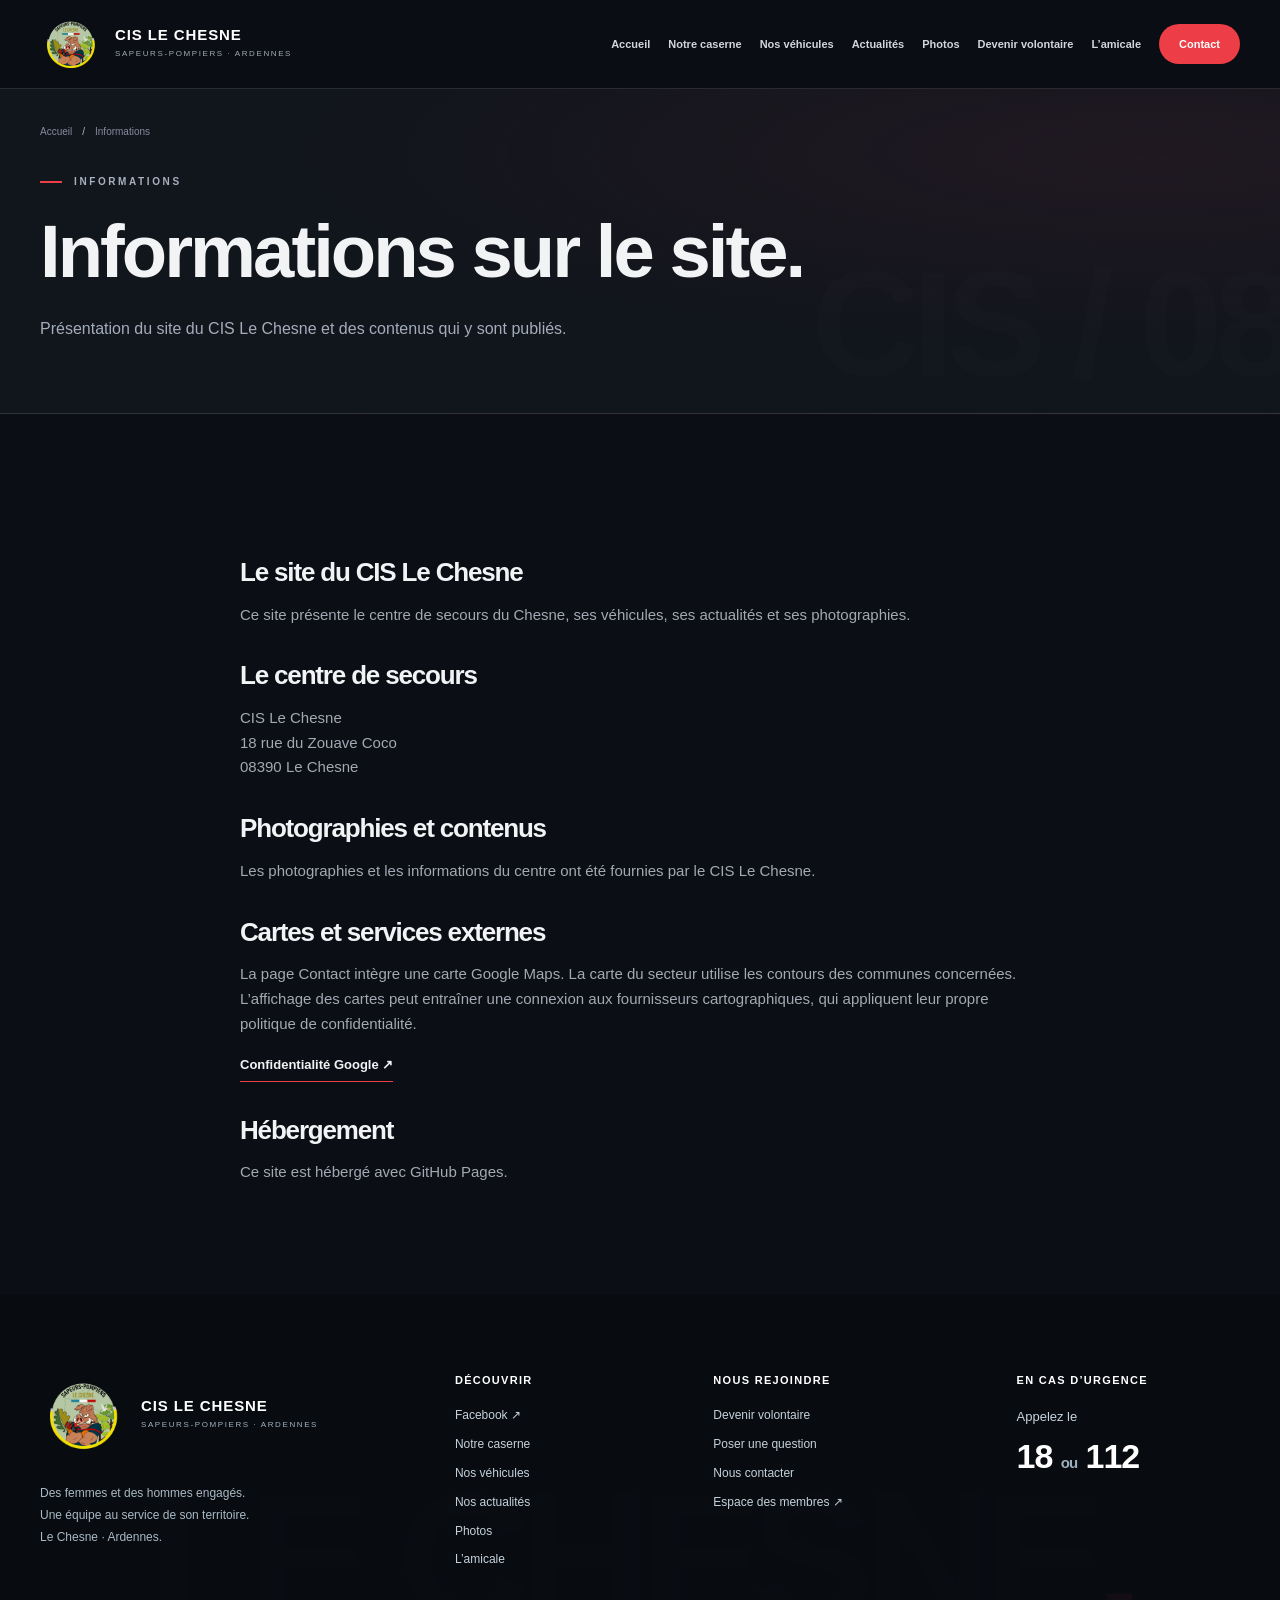
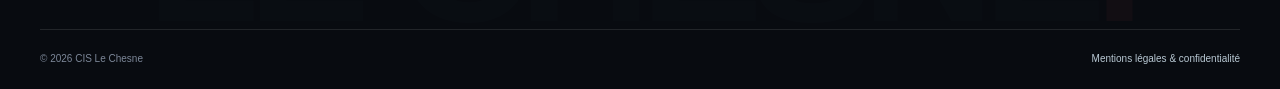
<file: mentions-legales.html>
<!DOCTYPE html>
<html lang="fr"><head><meta charset="utf-8"/><meta content="width=device-width,initial-scale=1" name="viewport"/><meta content="noindex,nofollow" name="robots"/><meta content="Sapeurs-pompiers du Chesne : notre caserne, nos véhicules, nos actualités et notre engagement dans les Ardennes." name="description"/><meta content="#142938" name="theme-color"/><title>Informations légales — CIS Le Chesne</title><link href="logo-cis-le-chesne.png" rel="icon" type="image/png"/><link href="styles.css?v=20261110" rel="stylesheet"/><script defer="" src="data.js?v=20261110"></script><script defer="" src="site.js?v=20261110"></script></head><body class="immersive"><a class="skip" href="#contenu">Aller au contenu</a><div aria-hidden="true" class="reading-progress"></div><header class="site-header"><div class="wrap nav-wrap"><a aria-label="CIS Le Chesne — accueil" class="brand" href="index.html"><img alt="" class="brand-logo" height="64" src="logo-cis-le-chesne.png" width="64"/><span class="brand-text"><strong>CIS LE CHESNE</strong><small>Sapeurs-pompiers · Ardennes</small></span></a><button aria-controls="site-nav" aria-expanded="false" aria-label="Ouvrir le menu" class="menu-toggle"><svg aria-hidden="true" fill="none" height="22" stroke="currentColor" stroke-width="1.6" viewbox="0 0 24 24" width="22"><path d="M3 6h18M3 12h18M3 18h18"></path></svg></button><nav aria-label="Navigation principale" class="site-nav" id="site-nav"><a href="index.html">Accueil</a><a href="caserne.html">Notre caserne</a><a href="vehicules.html">Nos véhicules</a><a href="actualites.html">Actualités</a><a href="photos.html">Photos</a><a href="engagement.html">Devenir volontaire</a><a href="amicale.html">L’amicale</a><a href="contact.html">Contact</a></nav></div></header><main id="contenu"><section class="page-hero"><div class="wrap"><div class="breadcrumb"><a href="index.html">Accueil</a><span>/</span>Informations</div><p class="eyebrow">Informations</p><h1>Informations sur le site.</h1><p class="lead">Présentation du site du CIS Le Chesne et des contenus qui y sont publiés.</p></div></section><section class="section"><div class="wrap legal-content"><h2>Le site du CIS Le Chesne</h2><p>Ce site présente le centre de secours du Chesne, ses véhicules, ses actualités et ses photographies.</p><h2>Le centre de secours</h2><p>CIS Le Chesne<br/>18 rue du Zouave Coco<br/>08390 Le Chesne</p><h2>Photographies et contenus</h2><p>Les photographies et les informations du centre ont été fournies par le CIS Le Chesne.</p><h2>Cartes et services externes</h2><p>La page Contact intègre une carte Google Maps. La carte du secteur utilise les contours des communes concernées. L’affichage des cartes peut entraîner une connexion aux fournisseurs cartographiques, qui appliquent leur propre politique de confidentialité.</p><p><a class="text-link" href="https://policies.google.com/privacy?hl=fr" rel="noopener" target="_blank">Confidentialité Google ↗</a></p><h2>Hébergement</h2><p>Ce site est hébergé avec GitHub Pages.</p></div></section></main><footer class="site-footer"><div class="wrap"><div class="footer-grid"><div><a class="brand" href="index.html"><img alt="" class="brand-logo" height="64" src="logo-cis-le-chesne.png" width="64"/><span class="brand-text"><strong>CIS LE CHESNE</strong><small>Sapeurs-pompiers · Ardennes</small></span></a><p class="footer-note">Des femmes et des hommes engagés.<br/>Une équipe au service de son territoire.<br/>Le Chesne · Ardennes.</p></div><div><h3>Découvrir</h3><a href="https://www.facebook.com/profile.php?id=100082637057839" rel="noopener" target="_blank">Facebook ↗</a><a href="caserne.html">Notre caserne</a><a href="vehicules.html">Nos véhicules</a><a href="actualites.html">Nos actualités</a><a href="photos.html">Photos</a><a href="amicale.html">L’amicale</a></div><div><h3>Nous rejoindre</h3><a href="engagement.html">Devenir volontaire</a><a href="contact.html?objet=engagement">Poser une question</a><a href="contact.html">Nous contacter</a><a href="https://cis-lechesne.fr/" rel="noopener" target="_blank">Espace des membres ↗</a></div><div><h3>En cas d’urgence</h3><p class="emergency">Appelez le<strong>18 <span style="font-size:15px;color:#9cb0be">ou</span> 112</strong></p></div></div><div class="footer-bottom"><span>© 2026 CIS Le Chesne</span><a href="mentions-legales.html">Mentions légales &amp; confidentialité</a></div></div><div aria-hidden="true" class="footer-wordmark">LE CHESNE<span>.</span></div></footer><dialog aria-labelledby="modal-title" class="modal" id="detail-modal"><button aria-label="Fermer la fiche" class="modal-close"><svg aria-hidden="true" fill="none" stroke="currentColor" stroke-width="1.5" viewbox="0 0 24 24"><path d="m6 6 12 12M18 6 6 18"></path></svg></button><div id="modal-content"></div></dialog></body></html>
</file>
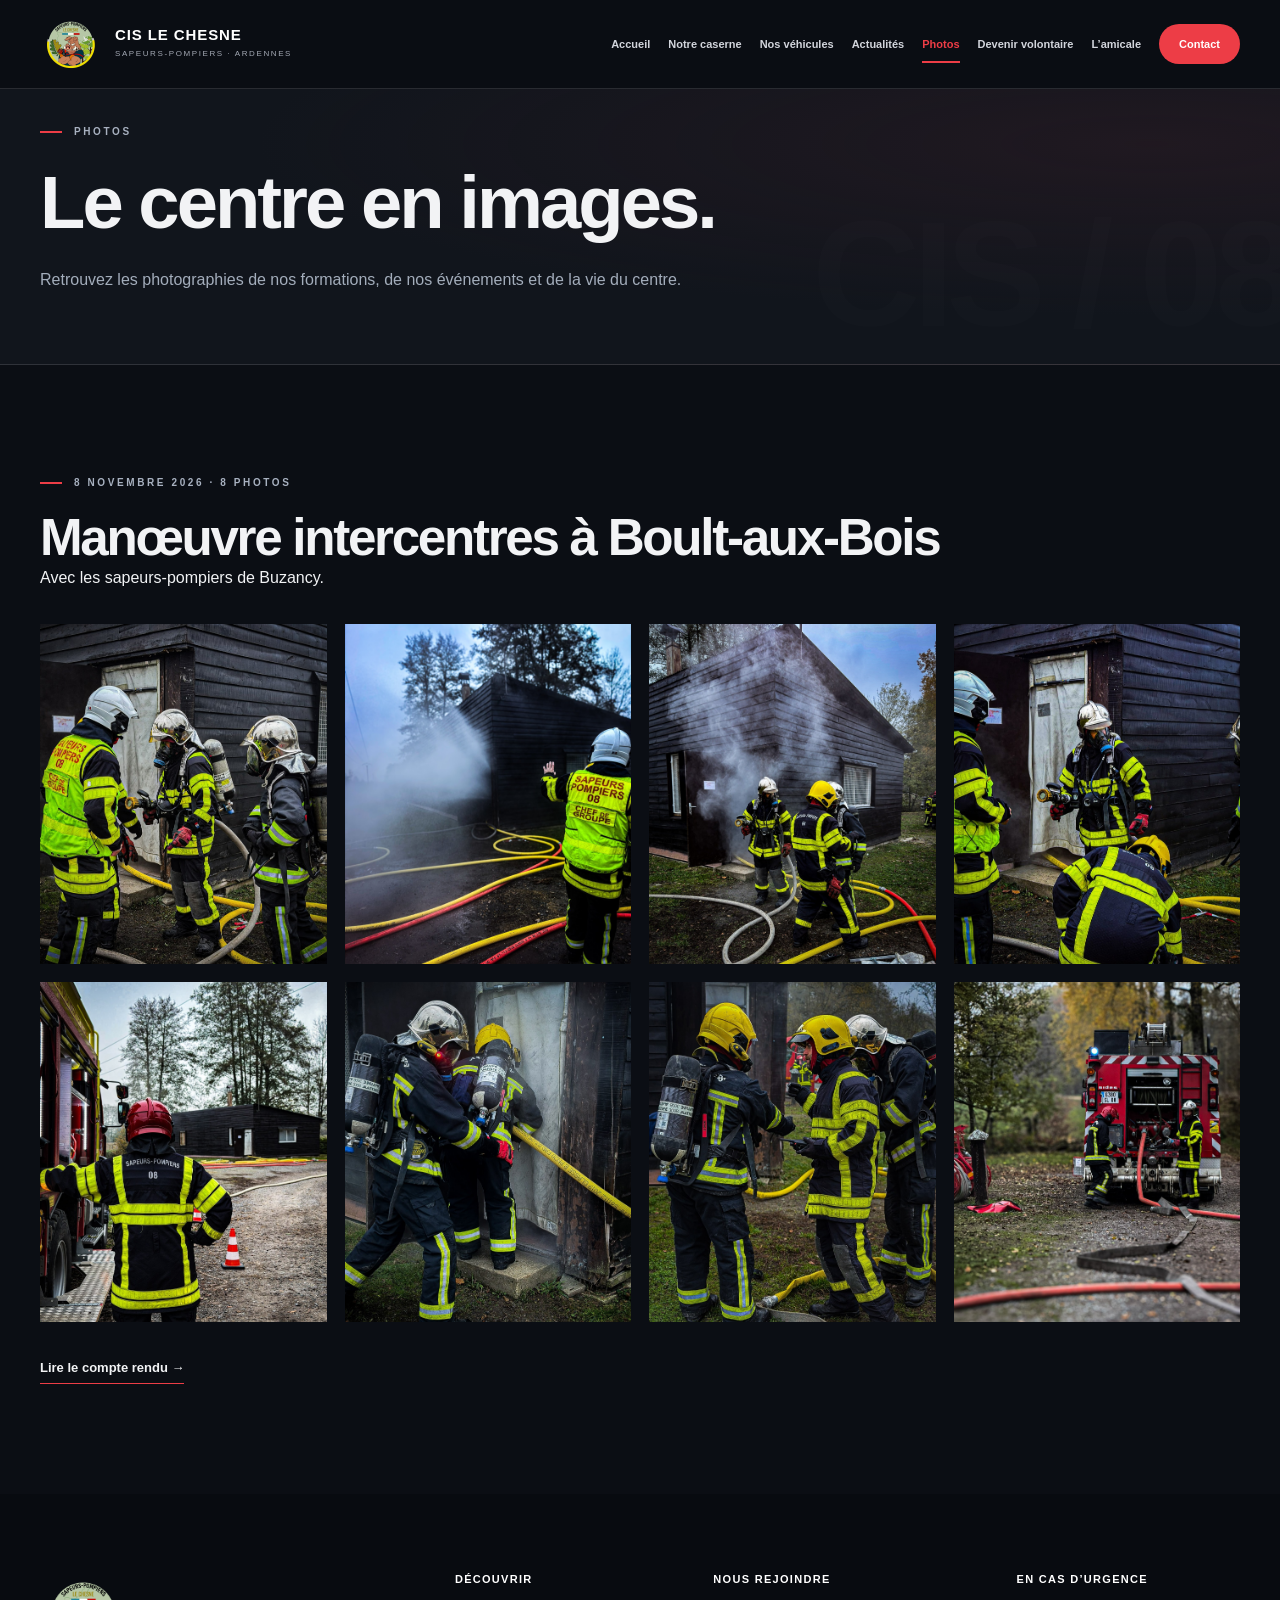
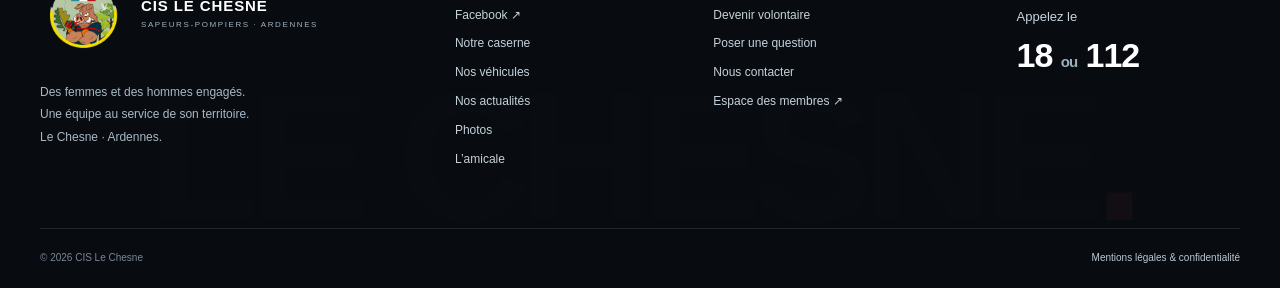
<file: photos.html>
<!DOCTYPE html>
<html lang="fr"><head><meta charset="utf-8"/><meta content="width=device-width,initial-scale=1" name="viewport"/><meta content="noindex,nofollow" name="robots"/><meta content="Sapeurs-pompiers du Chesne : notre caserne, nos véhicules, nos actualités et notre engagement dans les Ardennes." name="description"/><meta content="#142938" name="theme-color"/><title>Photos — CIS Le Chesne</title><link href="logo-cis-le-chesne.png" rel="icon" type="image/png"/><link href="styles.css?v=20261110" rel="stylesheet"/><script defer="" src="data.js?v=20261110"></script><script defer="" src="site.js?v=20261110"></script></head><body class="immersive"><a class="skip" href="#contenu">Aller au contenu</a><div aria-hidden="true" class="reading-progress"></div><header class="site-header"><div class="wrap nav-wrap"><a aria-label="CIS Le Chesne — accueil" class="brand" href="index.html"><img alt="" class="brand-logo" height="64" src="logo-cis-le-chesne.png" width="64"/><span class="brand-text"><strong>CIS LE CHESNE</strong><small>Sapeurs-pompiers · Ardennes</small></span></a><button aria-controls="site-nav" aria-expanded="false" aria-label="Ouvrir le menu" class="menu-toggle"><svg aria-hidden="true" fill="none" height="22" stroke="currentColor" stroke-width="1.6" viewbox="0 0 24 24" width="22"><path d="M3 6h18M3 12h18M3 18h18"></path></svg></button><nav aria-label="Navigation principale" class="site-nav" id="site-nav"><a href="index.html">Accueil</a><a href="caserne.html">Notre caserne</a><a href="vehicules.html">Nos véhicules</a><a href="actualites.html">Actualités</a><a aria-current="page" href="photos.html">Photos</a><a href="engagement.html">Devenir volontaire</a><a href="amicale.html">L’amicale</a><a href="contact.html">Contact</a></nav></div></header><main id="contenu"><section class="page-hero"><div class="wrap"><p class="eyebrow">Photos</p><h1>Le centre en images.</h1><p class="lead">Retrouvez les photographies de nos formations, de nos événements et de la vie du centre.</p></div></section><section class="section"><div class="wrap"><p class="eyebrow">8 novembre 2026 · 8 photos</p><h2>Manœuvre intercentres à Boult-aux-Bois</h2><p>Avec les sapeurs-pompiers de Buzancy.</p><div class="gallery-grid"><button aria-label="Agrandir la photo 1 de la manœuvre" class="gallery-tile" data-photo="photos/IMG_6231.jpg"><img alt="Manœuvre intercentres à Boult-aux-Bois — photo 1" loading="lazy" src="photos/IMG_6231.jpg"/></button><button aria-label="Agrandir la photo 2 de la manœuvre" class="gallery-tile" data-photo="photos/IMG_6263.jpg"><img alt="Manœuvre intercentres à Boult-aux-Bois — photo 2" loading="lazy" src="photos/IMG_6263.jpg"/></button><button aria-label="Agrandir la photo 3 de la manœuvre" class="gallery-tile" data-photo="photos/IMG_6257.jpg"><img alt="Manœuvre intercentres à Boult-aux-Bois — photo 3" loading="lazy" src="photos/IMG_6257.jpg"/></button><button aria-label="Agrandir la photo 4 de la manœuvre" class="gallery-tile" data-photo="photos/IMG_6230.jpg"><img alt="Manœuvre intercentres à Boult-aux-Bois — photo 4" loading="lazy" src="photos/IMG_6230.jpg"/></button><button aria-label="Agrandir la photo 5 de la manœuvre" class="gallery-tile" data-photo="photos/IMG_6218.jpg"><img alt="Manœuvre intercentres à Boult-aux-Bois — photo 5" loading="lazy" src="photos/IMG_6218.jpg"/></button><button aria-label="Agrandir la photo 6 de la manœuvre" class="gallery-tile" data-photo="photos/IMG_6138.jpg"><img alt="Manœuvre intercentres à Boult-aux-Bois — photo 6" loading="lazy" src="photos/IMG_6138.jpg"/></button><button aria-label="Agrandir la photo 7 de la manœuvre" class="gallery-tile" data-photo="photos/IMG_6099.jpg"><img alt="Manœuvre intercentres à Boult-aux-Bois — photo 7" loading="lazy" src="photos/IMG_6099.jpg"/></button><button aria-label="Agrandir la photo 8 de la manœuvre" class="gallery-tile" data-photo="photos/IMG_6082.jpg"><img alt="Manœuvre intercentres à Boult-aux-Bois — photo 8" loading="lazy" src="photos/IMG_6082.jpg"/></button></div><a class="text-link" href="actualites.html?article=manoeuvre">Lire le compte rendu →</a></div></section></main><footer class="site-footer"><div class="wrap"><div class="footer-grid"><div><a class="brand" href="index.html"><img alt="" class="brand-logo" height="64" src="logo-cis-le-chesne.png" width="64"/><span class="brand-text"><strong>CIS LE CHESNE</strong><small>Sapeurs-pompiers · Ardennes</small></span></a><p class="footer-note">Des femmes et des hommes engagés.<br/>Une équipe au service de son territoire.<br/>Le Chesne · Ardennes.</p></div><div><h3>Découvrir</h3><a href="https://www.facebook.com/profile.php?id=100082637057839" rel="noopener" target="_blank">Facebook ↗</a><a href="caserne.html">Notre caserne</a><a href="vehicules.html">Nos véhicules</a><a href="actualites.html">Nos actualités</a><a aria-current="page" href="photos.html">Photos</a><a href="amicale.html">L’amicale</a></div><div><h3>Nous rejoindre</h3><a href="engagement.html">Devenir volontaire</a><a href="contact.html?objet=engagement">Poser une question</a><a href="contact.html">Nous contacter</a><a href="https://cis-lechesne.fr/" rel="noopener" target="_blank">Espace des membres ↗</a></div><div><h3>En cas d’urgence</h3><p class="emergency">Appelez le<strong>18 <span style="font-size:15px;color:#9cb0be">ou</span> 112</strong></p></div></div><div class="footer-bottom"><span>© 2026 CIS Le Chesne</span><a href="mentions-legales.html">Mentions légales &amp; confidentialité</a></div></div><div aria-hidden="true" class="footer-wordmark">LE CHESNE<span>.</span></div></footer><dialog aria-labelledby="modal-title" class="modal" id="detail-modal"><button aria-label="Fermer la fiche" class="modal-close"><svg aria-hidden="true" fill="none" stroke="currentColor" stroke-width="1.5" viewbox="0 0 24 24"><path d="m6 6 12 12M18 6 6 18"></path></svg></button><div id="modal-content"></div></dialog></body></html>
</file>
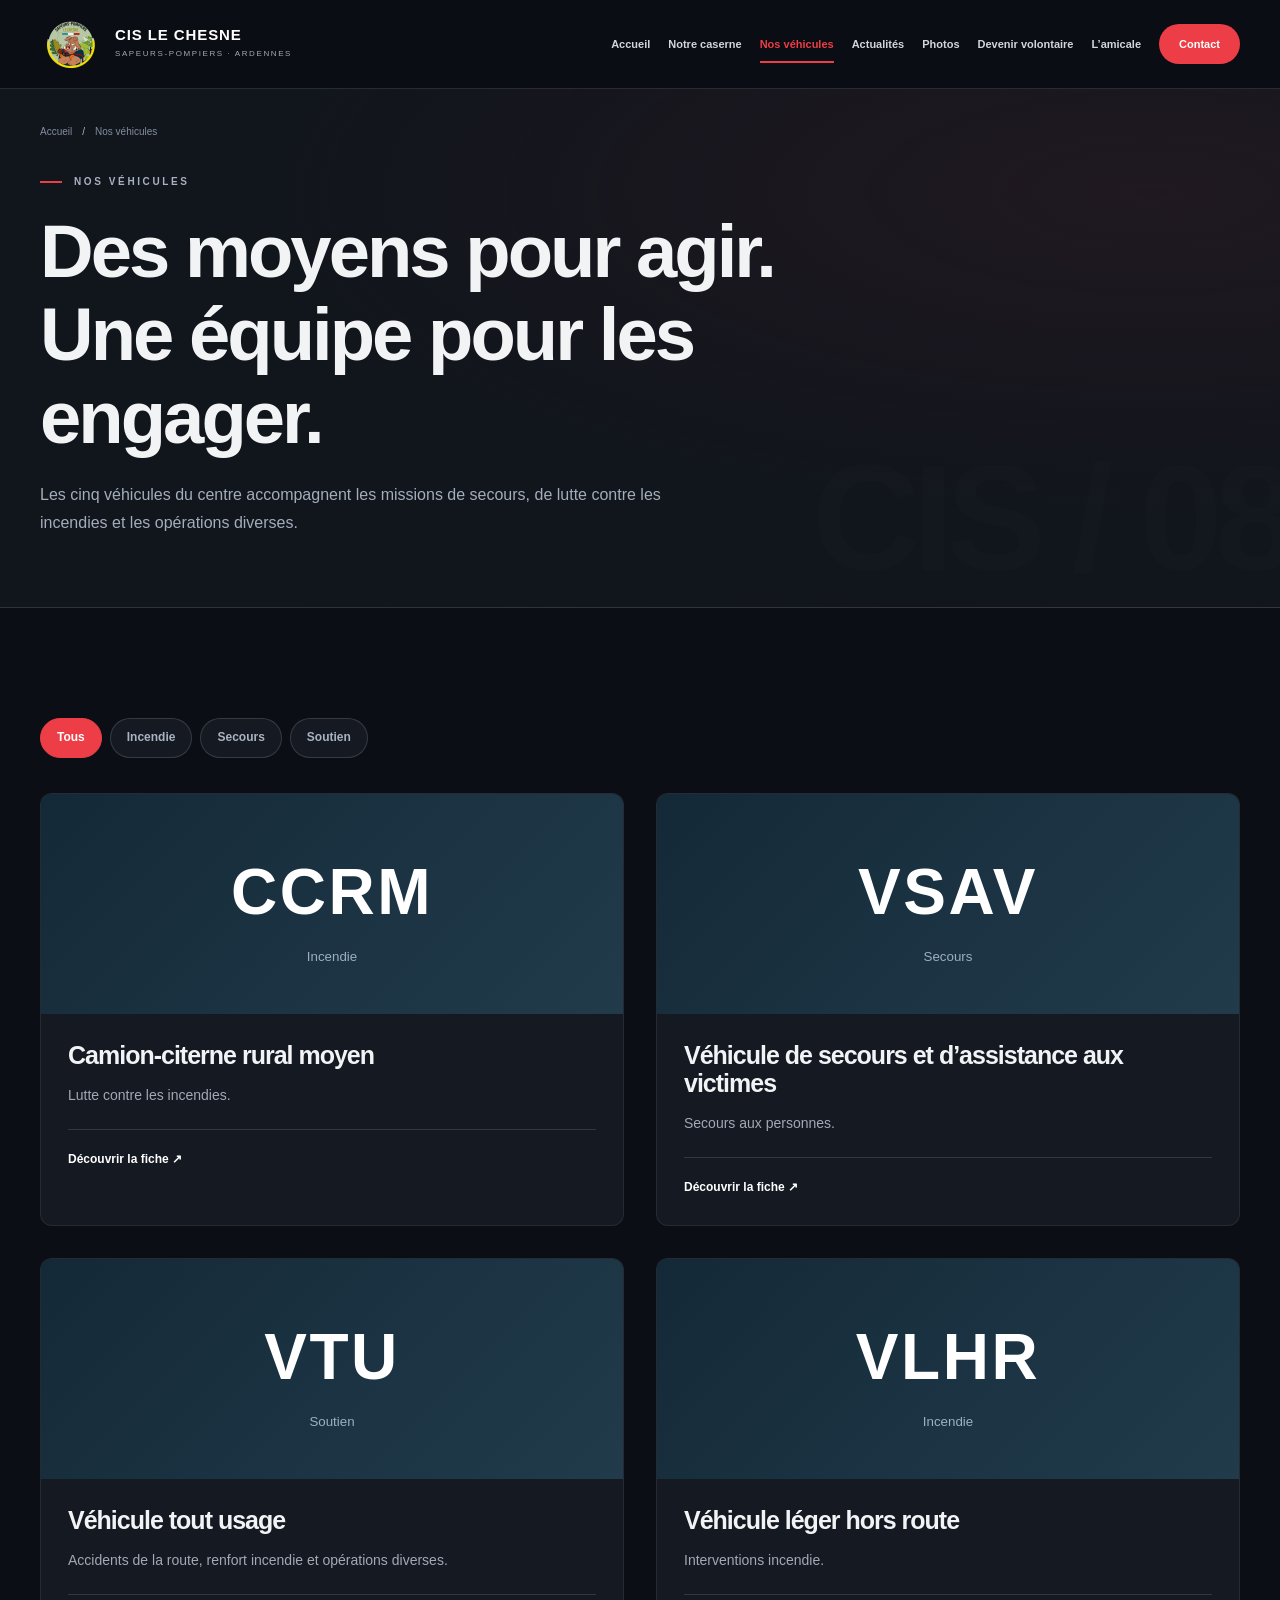
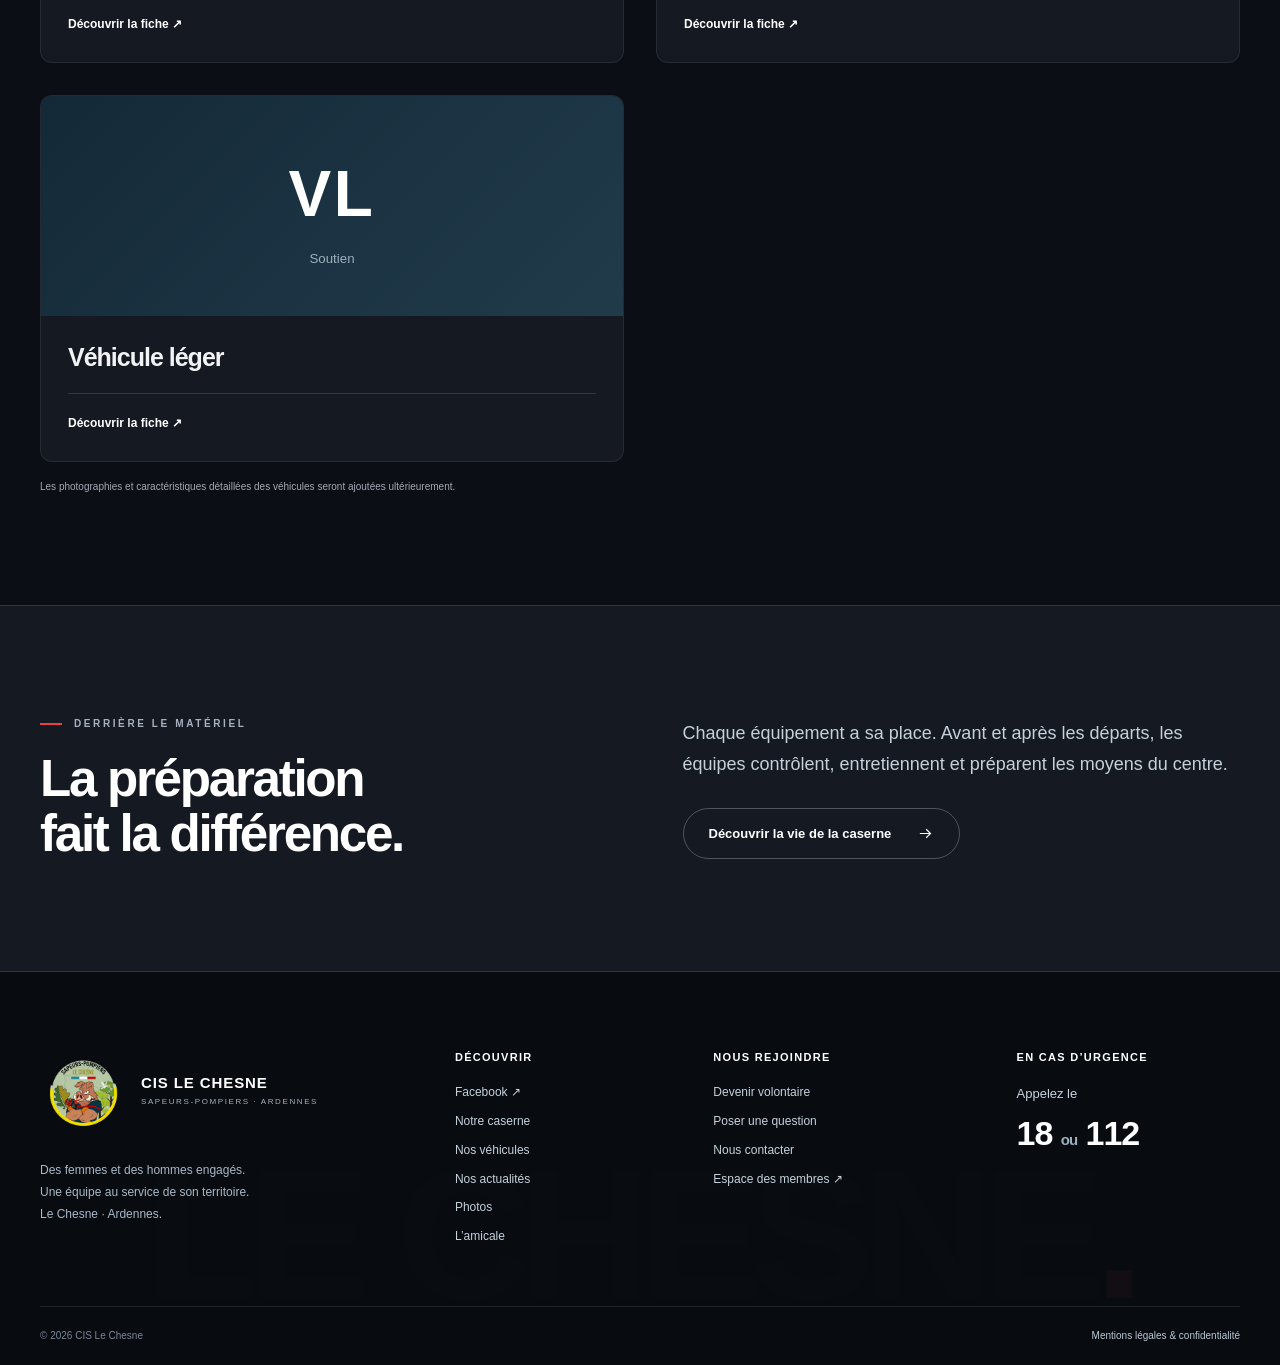
<file: vehicules.html>
<!DOCTYPE html>
<html lang="fr"><head><meta charset="utf-8"/><meta content="width=device-width,initial-scale=1" name="viewport"/><meta content="noindex,nofollow" name="robots"/><meta content="Sapeurs-pompiers du Chesne : notre caserne, nos véhicules, nos actualités et notre engagement dans les Ardennes." name="description"/><meta content="#142938" name="theme-color"/><title>Nos véhicules — CIS Le Chesne</title><link href="logo-cis-le-chesne.png" rel="icon" type="image/png"/><link href="styles.css?v=20261110" rel="stylesheet"/><script defer="" src="data.js?v=20261110"></script><script defer="" src="site.js?v=20261110"></script></head><body class="immersive"><a class="skip" href="#contenu">Aller au contenu</a><div aria-hidden="true" class="reading-progress"></div><header class="site-header"><div class="wrap nav-wrap"><a aria-label="CIS Le Chesne — accueil" class="brand" href="index.html"><img alt="" class="brand-logo" height="64" src="logo-cis-le-chesne.png" width="64"/><span class="brand-text"><strong>CIS LE CHESNE</strong><small>Sapeurs-pompiers · Ardennes</small></span></a><button aria-controls="site-nav" aria-expanded="false" aria-label="Ouvrir le menu" class="menu-toggle"><svg aria-hidden="true" fill="none" height="22" stroke="currentColor" stroke-width="1.6" viewbox="0 0 24 24" width="22"><path d="M3 6h18M3 12h18M3 18h18"></path></svg></button><nav aria-label="Navigation principale" class="site-nav" id="site-nav"><a href="index.html">Accueil</a><a href="caserne.html">Notre caserne</a><a aria-current="page" href="vehicules.html">Nos véhicules</a><a href="actualites.html">Actualités</a><a href="photos.html">Photos</a><a href="engagement.html">Devenir volontaire</a><a href="amicale.html">L’amicale</a><a href="contact.html">Contact</a></nav></div></header><main id="contenu"><section class="page-hero"><div class="wrap"><div class="breadcrumb"><a href="index.html">Accueil</a><span>/</span>Nos véhicules</div><p class="eyebrow">Nos véhicules</p><h1>Des moyens pour agir.<br/>Une équipe pour les engager.</h1><p class="lead">Les cinq véhicules du centre accompagnent les missions de secours, de lutte contre les incendies et les opérations diverses.</p></div></section><section class="section"><div class="wrap"><div aria-label="Filtrer les véhicules" class="filters" role="group"><button aria-pressed="true" class="filter" data-filter="Tous">Tous</button><button aria-pressed="false" class="filter" data-filter="Incendie">Incendie</button><button aria-pressed="false" class="filter" data-filter="Secours">Secours</button><button aria-pressed="false" class="filter" data-filter="Soutien">Soutien</button></div><div class="vehicle-grid" data-filter-grid=""><article class="vehicle" data-category="Incendie"><div class="vehicle-placeholder"><span>CCRM</span><small>Incendie</small></div><div class="vehicle-info"><h3>Camion-citerne rural moyen</h3><p>Lutte contre les incendies.</p><div class="vehicle-meta"><button data-vehicle="ccrm" type="button">Découvrir la fiche ↗</button></div></div></article><article class="vehicle" data-category="Secours"><div class="vehicle-placeholder"><span>VSAV</span><small>Secours</small></div><div class="vehicle-info"><h3>Véhicule de secours et d’assistance aux victimes</h3><p>Secours aux personnes.</p><div class="vehicle-meta"><button data-vehicle="vsav" type="button">Découvrir la fiche ↗</button></div></div></article><article class="vehicle" data-category="Soutien"><div class="vehicle-placeholder"><span>VTU</span><small>Soutien</small></div><div class="vehicle-info"><h3>Véhicule tout usage</h3><p>Accidents de la route, renfort incendie et opérations diverses.</p><div class="vehicle-meta"><button data-vehicle="vtu" type="button">Découvrir la fiche ↗</button></div></div></article><article class="vehicle" data-category="Incendie"><div class="vehicle-placeholder"><span>VLHR</span><small>Incendie</small></div><div class="vehicle-info"><h3>Véhicule léger hors route</h3><p>Interventions incendie.</p><div class="vehicle-meta"><button data-vehicle="vlhr" type="button">Découvrir la fiche ↗</button></div></div></article><article class="vehicle" data-category="Soutien"><div class="vehicle-placeholder"><span>VL</span><small>Soutien</small></div><div class="vehicle-info"><h3>Véhicule léger</h3><p></p><div class="vehicle-meta"><button data-vehicle="vl" type="button">Découvrir la fiche ↗</button></div></div></article></div><p class="photo-credit">Les photographies et caractéristiques détaillées des véhicules seront ajoutées ultérieurement.</p></div></section><section class="section navy-section"><div class="wrap split"><div><p class="eyebrow">Derrière le matériel</p><h2>La préparation<br/>fait la différence.</h2></div><div><p class="lead">Chaque équipement a sa place. Avant et après les départs, les équipes contrôlent, entretiennent et préparent les moyens du centre.</p><div style="margin-top:27px"><a class="button outline" href="caserne.html">Découvrir la vie de la caserne<svg aria-hidden="true" fill="none" stroke="currentColor" stroke-width="1.7" viewbox="0 0 24 24"><path d="M4 12h15m-6-6 6 6-6 6"></path></svg></a></div></div></div></section></main><footer class="site-footer"><div class="wrap"><div class="footer-grid"><div><a class="brand" href="index.html"><img alt="" class="brand-logo" height="64" src="logo-cis-le-chesne.png" width="64"/><span class="brand-text"><strong>CIS LE CHESNE</strong><small>Sapeurs-pompiers · Ardennes</small></span></a><p class="footer-note">Des femmes et des hommes engagés.<br/>Une équipe au service de son territoire.<br/>Le Chesne · Ardennes.</p></div><div><h3>Découvrir</h3><a href="https://www.facebook.com/profile.php?id=100082637057839" rel="noopener" target="_blank">Facebook ↗</a><a href="caserne.html">Notre caserne</a><a href="vehicules.html">Nos véhicules</a><a href="actualites.html">Nos actualités</a><a href="photos.html">Photos</a><a href="amicale.html">L’amicale</a></div><div><h3>Nous rejoindre</h3><a href="engagement.html">Devenir volontaire</a><a href="contact.html?objet=engagement">Poser une question</a><a href="contact.html">Nous contacter</a><a href="https://cis-lechesne.fr/" rel="noopener" target="_blank">Espace des membres ↗</a></div><div><h3>En cas d’urgence</h3><p class="emergency">Appelez le<strong>18 <span style="font-size:15px;color:#9cb0be">ou</span> 112</strong></p></div></div><div class="footer-bottom"><span>© 2026 CIS Le Chesne</span><a href="mentions-legales.html">Mentions légales &amp; confidentialité</a></div></div><div aria-hidden="true" class="footer-wordmark">LE CHESNE<span>.</span></div></footer><dialog aria-labelledby="modal-title" class="modal" id="detail-modal"><button aria-label="Fermer la fiche" class="modal-close"><svg aria-hidden="true" fill="none" stroke="currentColor" stroke-width="1.5" viewbox="0 0 24 24"><path d="m6 6 12 12M18 6 6 18"></path></svg></button><div id="modal-content"></div></dialog></body></html>
</file>
<file: styles.css>
:root{--navy:#142938;--navy-deep:#0c1d29;--red:#cb323b;--red-dark:#ab2630;--cream:#f5f3ef;--ink:#1c2c37;--muted:#61707a;--line:#dfe4e6;--white:#fff;--radius:4px}*{box-sizing:border-box}html{scroll-behavior:smooth;scroll-padding-top:105px}body{margin:0;color:var(--ink);font:16px/1.65 Arial,Helvetica,sans-serif;background:#fff}body.locked{overflow:hidden}a{color:inherit;text-decoration:none}button,input,textarea,select{font:inherit}button,a,input,textarea,select{touch-action:manipulation}button{cursor:pointer}a:focus-visible,button:focus-visible,summary:focus-visible,input:focus-visible,select:focus-visible,textarea:focus-visible{outline:3px solid #d57a20;outline-offset:5px}img{max-width:100%;display:block}h1,h2,h3,p{margin:0}h1,h2,h3{line-height:1.12;letter-spacing:-.04em}h2{font-size:clamp(32px,3.7vw,50px);font-weight:800}h3{font-size:24px;font-weight:750}p+p{margin-top:16px}.wrap{width:min(1192px,calc(100% - 80px));margin:auto}.section{padding:92px 0}.eyebrow{display:flex;align-items:center;gap:12px;font-size:11px;font-weight:800;text-transform:uppercase;letter-spacing:2.1px;margin-bottom:20px}.eyebrow:before{content:'';display:block;width:27px;height:2px;background:var(--red)}.muted{color:var(--muted)}.lead{font-size:18px;line-height:1.75;max-width:650px;color:var(--muted)}.intro{margin:24px 0 30px}.button{display:inline-flex;align-items:center;justify-content:center;gap:24px;padding:15px 22px;background:var(--red);color:#fff;font-size:13px;line-height:1.5;font-weight:700;border:1px solid var(--red);border-radius:3px;transition:background .2s,transform .2s;min-height:49px}.button:hover{background:var(--red-dark);transform:translateY(-2px)}.button svg,.text-link svg{width:17px;height:17px;flex:none}.button.outline{background:transparent;border-color:#ffffff70}.button.outline:hover{background:#ffffff16}.button.navy{background:var(--navy);border-color:var(--navy)}.button.light{background:#fff;color:var(--navy);border-color:#fff}.text-link{display:inline-flex;align-items:center;gap:20px;font-size:13px;font-weight:800;padding-bottom:5px;border-bottom:1px solid var(--red)}.text-link:hover{color:var(--red)}.skip{position:fixed;top:-100px;left:20px;background:white;padding:15px;z-index:100}.skip:focus{top:10px}.demo{background:var(--navy-deep);color:#c6d2d9;text-align:center;padding:6px 16px;font-size:10px;letter-spacing:.3px}.demo strong{color:#fff;font-weight:700}.site-header{position:sticky;top:0;background:#fff;z-index:30;border-bottom:1px solid #e5e8ea}.nav-wrap{height:85px;display:flex;align-items:center;justify-content:space-between;gap:35px}.brand{display:flex;align-items:center;gap:11px;flex:none}.brand-mark{width:42px;height:45px;display:grid;place-items:center;background:var(--navy);color:#fff;font-size:20px;letter-spacing:-2px;font-weight:900;position:relative;clip-path:polygon(0 0,100% 0,100% 80%,50% 100%,0 80%);padding-bottom:4px}.brand-mark:after{position:absolute;content:'';top:0;left:0;width:100%;height:3px;background:var(--red)}.brand-text strong{font-size:16px;letter-spacing:.5px;line-height:1;display:block}.brand-text small{display:block;font-size:9px;letter-spacing:1.6px;text-transform:uppercase;color:var(--muted);margin-top:5px}.site-nav{display:flex;gap:25px;align-items:center;white-space:nowrap}.site-nav a{font-size:12px;font-weight:700;position:relative;padding:30px 0}.site-nav a:hover,.site-nav a[aria-current=page]{color:var(--red)}.site-nav a[aria-current=page]:after{content:'';height:2px;background:var(--red);position:absolute;bottom:19px;left:0;right:0}.site-nav a:last-child{background:var(--navy);color:#fff;padding:10px 17px;border-radius:3px}.site-nav a:last-child:after{display:none}.menu-toggle{display:none;border:1px solid var(--line);background:#fff;width:45px;height:43px;align-items:center;justify-content:center}.hero{min-height:620px;height:calc(100svh - 145px);max-height:840px;position:relative;background:var(--navy);color:#fff;display:flex;align-items:center;overflow:hidden}.hero-photo{position:absolute;inset:0;width:100%;height:100%;object-fit:cover;object-position:center 67%}.hero:after{content:'';position:absolute;inset:0;background:linear-gradient(90deg,#0a1e31d9 0%,#10273980 47%,#10273910 85%),linear-gradient(0deg,#071e3455,transparent 60%)}.hero .wrap{position:relative;z-index:1}.hero .eyebrow{color:#e1e9ef}.hero h1{font-size:clamp(54px,6.7vw,91px);max-width:730px;font-weight:850;line-height:1.03;letter-spacing:-4px}.hero h1 em{font-style:normal;color:#fff;position:relative}.hero p{max-width:445px;font-size:15px;line-height:1.8;color:#e0e7ec;margin:25px 0 28px}.hero-actions{display:flex;gap:13px;flex-wrap:wrap}.hero-coordinate{position:absolute;bottom:26px;left:0;right:0;z-index:1;color:#e4ebef;font-size:10px;text-transform:uppercase;letter-spacing:1.9px}.hero-coordinate .wrap{display:flex;justify-content:space-between;align-items:center}.hero-scroll{display:flex;gap:12px;align-items:center}.hero-scroll span{display:block;height:25px;width:1px;background:#a5b6c3}.stats-band{background:var(--cream)}.stats{display:grid;grid-template-columns:1.1fr repeat(3,1fr);padding:32px 0;align-items:center}.stats-intro{font-size:10px;font-weight:800;letter-spacing:1.5px;text-transform:uppercase;max-width:145px;line-height:1.7;color:var(--muted)}.stat{padding-left:44px;border-left:1px solid #d9dcd8}.stat strong{font-size:43px;letter-spacing:-2px;line-height:1.2;display:block;color:var(--navy)}.stat small{display:block;color:var(--muted);font-size:12px;margin-top:4px}.split{display:grid;grid-template-columns:1fr 1fr;gap:85px;align-items:center}.photo-frame{position:relative}.photo-frame img{height:405px;width:100%;object-fit:cover;object-position:65% 70%;border-radius:var(--radius)}.photo-frame .caption{position:absolute;right:-20px;bottom:-20px;max-width:220px;background:var(--navy);color:#fff;padding:22px 25px;font-size:14px;line-height:1.6;border-left:3px solid var(--red)}.photo-frame .caption small{display:block;text-transform:uppercase;font-size:9px;letter-spacing:1.6px;color:#b5c5d0;margin-bottom:6px}.section-head{display:flex;justify-content:space-between;align-items:flex-end;gap:25px;margin-bottom:38px}.section-head p{max-width:400px;margin-top:18px}.section-head>.text-link{flex-shrink:0}.cream{background:var(--cream)}.navy-section{background:var(--navy);color:#fff}.navy-section .lead{color:#c5d1d9}.mission-grid{display:grid;grid-template-columns:repeat(3,1fr);gap:0;border-top:1px solid #ffffff28}.mission{padding:34px 35px 0 0;position:relative}.mission+.mission{padding-left:35px;border-left:1px solid #ffffff28}.mission .number{display:block;color:#9daeb9;font-size:11px;letter-spacing:1px;margin-bottom:28px}.mission h3{font-size:24px;margin-bottom:15px}.mission p{font-size:14px;color:#c3cfd7;line-height:1.8}.mission .icon{width:35px;height:35px;stroke:#ef626b;margin-bottom:22px}.cards{display:grid;grid-template-columns:repeat(3,minmax(0,1fr));gap:25px}.news-card{border:1px solid var(--line);background:#fff;display:flex;flex-direction:column;border-radius:var(--radius);overflow:hidden;transition:box-shadow .2s,transform .2s}.news-card:hover{box-shadow:0 13px 30px #102b3c0a;transform:translateY(-4px)}.news-image{height:210px;width:100%;object-fit:cover}.news-image.crop-a{object-position:60% 75%;transform:scale(1.05)}.news-image.crop-b{object-position:20% 48%}.news-media{overflow:hidden;position:relative}.news-media .label{position:absolute;left:17px;bottom:16px;background:#fff;padding:4px 8px;font-size:9px;font-weight:800;letter-spacing:1.1px;text-transform:uppercase}.news-body{padding:25px;display:flex;flex-direction:column;align-items:flex-start;flex:1}.news-body time{font-size:11px;color:var(--muted);letter-spacing:.4px;display:block;margin-bottom:13px}.news-body h3{font-size:23px;line-height:1.25;margin-bottom:14px}.news-body p{font-size:13px;line-height:1.8;color:var(--muted);margin-bottom:24px}.news-body .text-link{margin-top:auto;border:0;background:transparent;color:var(--navy);padding:0;font-size:11px;text-align:left;gap:20px}.recruit-banner{position:relative;overflow:hidden;background:var(--red);padding:64px 0;color:white}.recruit-banner .wrap{position:relative;display:flex;align-items:center;justify-content:space-between;gap:40px;z-index:1}.recruit-banner h2{font-size:clamp(33px,3.9vw,50px);max-width:690px}.recruit-banner p{margin-top:15px;font-size:14px;max-width:540px;color:#ffe7e9}.recruit-banner:after{content:'ENGAGEMENT';position:absolute;bottom:-60px;right:-25px;font-size:150px;font-weight:900;letter-spacing:-8px;color:#ffffff07;pointer-events:none}.site-footer{background:var(--navy-deep);color:#fff;padding-top:60px}.footer-grid{display:grid;grid-template-columns:1.7fr 1fr 1.2fr 1fr;gap:45px;padding-bottom:50px}.site-footer .brand-mark{background:#fff;color:var(--navy)}.site-footer .brand-text small{color:#a3b2be}.footer-note{font-size:12px;color:#a9b9c5;max-width:280px;margin-top:22px;line-height:1.85}.footer-grid h3{font-size:11px;text-transform:uppercase;letter-spacing:1.3px;margin:4px 0 20px}.footer-grid a:not(.brand){display:block;color:#c5d2db;font-size:12px;margin-bottom:9px}.footer-grid a:hover{color:white}.footer-bottom{display:flex;justify-content:space-between;gap:25px;border-top:1px solid #ffffff19;padding:21px 0;color:#93a7b6;font-size:10px}.emergency{font-size:13px;color:#c7d4de}.emergency strong{font-size:34px;font-weight:800;letter-spacing:-1px;color:#fff;display:block}.footer-bottom a{color:#b9c9d4}.page-hero{background:var(--cream);padding:32px 0 65px}.breadcrumb{font-size:10px;color:var(--muted);margin-bottom:33px}.breadcrumb a:hover{color:var(--red)}.breadcrumb span{padding:0 10px;color:#b1b9be}.page-hero h1{font-size:clamp(40px,5.2vw,68px);max-width:800px;font-weight:800}.page-hero .lead{margin-top:22px;max-width:660px;font-size:16px}.tag-demo{display:inline-block;background:#e9e5df;padding:4px 9px;font-size:9px;font-weight:700;letter-spacing:.8px;border-radius:2px;color:#5c625f;margin-top:20px}.full-photo{height:400px;width:100%;object-fit:cover;object-position:center 66%;border-radius:4px}.quote-panel{padding:37px 40px;background:var(--cream);border-left:3px solid var(--red)}.quote-panel p{font-size:25px;line-height:1.5;font-weight:700;letter-spacing:-.6px}.quote-panel small{display:block;margin-top:17px;font-size:11px;color:var(--muted)}.values{display:grid;grid-template-columns:repeat(3,1fr);gap:30px;margin-top:45px}.value{border-top:2px solid var(--red);padding-top:25px}.value h3{font-size:23px;margin-bottom:16px}.value p{font-size:14px;color:var(--muted)}.timeline{display:grid;grid-template-columns:repeat(3,1fr);gap:35px;margin-top:40px}.timeline article{padding:25px 0;border-top:1px solid var(--line)}.timeline strong{font-size:38px;letter-spacing:-1px;display:block;color:var(--red)}.timeline h3{font-size:19px;margin:12px 0}.timeline p{font-size:13px;color:var(--muted)}.filters{display:flex;gap:8px;flex-wrap:wrap;margin-bottom:35px}.filter{border:1px solid var(--line);background:white;color:var(--muted);padding:9px 16px;font-size:12px;font-weight:700;border-radius:3px}.filter[aria-pressed=true]{background:var(--navy);color:#fff;border-color:var(--navy)}.filters .filter:hover{border-color:var(--navy)}.vehicle-grid{display:grid;grid-template-columns:repeat(2,minmax(0,1fr));gap:32px}.vehicle{border:1px solid var(--line);background:white;border-radius:4px;overflow:hidden}.vehicle-photo{height:265px;background-image:url('caserne-le-chesne.jpg');background-repeat:no-repeat;background-size:270%;background-position:60% 78%;position:relative}.vehicle-photo.vsav{background-position:100% 76%;background-size:280%}.vehicle-photo.vl{background-position:38% 86%;background-size:280%}.vehicle-photo.vtu{background-position:86% 80%;background-size:270%}.vehicle-photo:after{content:'';position:absolute;inset:0;background:linear-gradient(0deg,#0d263657,transparent 65%)}.vehicle-type{position:absolute;bottom:18px;left:22px;z-index:1;font-size:12px;color:#fff;font-weight:800;letter-spacing:1.5px}.vehicle-info{padding:27px}.vehicle-info h3{font-size:25px}.vehicle-info p{font-size:14px;color:var(--muted);margin:15px 0 22px}.vehicle-meta{display:flex;justify-content:space-between;gap:16px;padding-top:20px;border-top:1px solid var(--line);font-size:11px;color:var(--muted)}.vehicle-meta button{background:none;border:0;padding:0;color:var(--navy);font-size:12px;font-weight:800}.photo-credit{font-size:10px;line-height:1.6;color:var(--muted);margin-top:17px}.steps{display:grid;grid-template-columns:repeat(4,1fr);gap:30px;margin-top:40px;counter-reset:step}.step{border-top:1px solid #d5dcdc;padding-top:22px}.step:before{counter-increment:step;content:'0' counter(step);color:var(--red);font-size:13px;font-weight:800;display:block;margin-bottom:24px}.step h3{font-size:21px;margin-bottom:15px}.step p{font-size:13px;color:var(--muted)}.faq{max-width:840px;margin:40px auto 0}.faq details{border-top:1px solid var(--line)}.faq details:last-child{border-bottom:1px solid var(--line)}.faq summary{list-style:none;cursor:pointer;padding:24px 30px 24px 0;font-weight:700;position:relative;font-size:16px}.faq summary::-webkit-details-marker{display:none}.faq summary:after{content:'+';position:absolute;right:2px;top:20px;font-size:23px;color:var(--red);font-weight:400}.faq details[open] summary:after{content:'−'}.faq details p{padding:0 35px 24px 0;font-size:14px;color:var(--muted)}.center{text-align:center}.center .eyebrow{justify-content:center}.center .lead{margin:20px auto 0}.agenda{margin-top:36px;border-top:1px solid var(--line)}.agenda-item{display:grid;grid-template-columns:70px 1fr auto;gap:25px;align-items:center;padding:24px 0;border-bottom:1px solid var(--line)}.agenda-day{color:var(--red);font-size:32px;font-weight:800;line-height:1;text-align:center}.agenda-day small{display:block;font-size:9px;letter-spacing:1.5px;margin-top:8px;text-transform:uppercase}.agenda-item h3{font-size:21px}.agenda-item p{font-size:12px;color:var(--muted);margin-top:7px}.agenda-item>span{font-size:10px;text-transform:uppercase;letter-spacing:1px;color:var(--muted)}.contact-grid{display:grid;grid-template-columns:.85fr 1.25fr;gap:90px}.contact-info h2{font-size:36px}.contact-info .lead{font-size:15px;margin-top:22px}.contact-detail{padding:25px 0;border-bottom:1px solid var(--line)}.contact-detail strong{display:block;font-size:13px;margin-bottom:6px}.contact-detail p{font-size:14px;color:var(--muted)}.contact-detail small{font-size:11px;color:var(--muted)}.form-panel{background:var(--cream);padding:38px;border:1px solid #e9e8e2;border-radius:4px}.form-panel h2{font-size:30px}.form-panel>p{font-size:12px;color:var(--muted);margin:13px 0 25px}.form-grid{display:grid;grid-template-columns:1fr 1fr;gap:17px}.field{display:flex;flex-direction:column;gap:7px;margin-bottom:18px;min-width:0}.field label{font-size:12px;font-weight:700}.field input,.field select,.field textarea{border:1px solid #d2d9dc;background:white;width:100%;padding:12px 14px;color:var(--ink);border-radius:3px;min-width:0;font-size:14px}.field textarea{resize:vertical;min-height:140px}.check-label{display:flex;align-items:flex-start;gap:10px;font-size:11px;color:var(--muted);margin-bottom:24px}.check-label input{margin-top:4px;accent-color:var(--red);flex:none}.form-note{font-size:11px;color:var(--muted);margin-top:15px}.form-result{padding:17px;background:#e4efe6;color:#245b37;border:1px solid #b7cdbb;margin-top:22px;font-size:13px}.location-card{background:var(--navy);padding:35px;color:white;position:relative;overflow:hidden}.location-card h3{font-size:22px}.location-card p{font-size:13px;color:#c4d0d9;margin-top:13px;position:relative;z-index:1}.location-grid{position:absolute;inset:0;opacity:.08;background-image:linear-gradient(#fff 1px,transparent 1px),linear-gradient(90deg,#fff 1px,transparent 1px);background-size:30px 30px;transform:rotate(-20deg) scale(1.5)}.location-pin{display:flex;align-items:center;gap:8px;font-size:11px;color:#dbe5ec;margin-top:27px}.location-pin svg{width:18px;height:18px}.emergency-box{background:#fff0f0;color:#86313a;padding:22px 26px;display:flex;gap:20px;align-items:center;border-left:3px solid var(--red);margin-top:35px}.emergency-box strong{font-size:22px;white-space:nowrap}.emergency-box p{font-size:12px;line-height:1.7}.legal-content{max-width:800px}.legal-content h2{font-size:26px;margin:35px 0 16px}.legal-content p{font-size:15px;color:var(--muted)}.modal{width:min(760px,calc(100% - 30px));max-height:90svh;padding:0;border:0;border-radius:5px;color:var(--ink);box-shadow:0 30px 100px #00142577}.modal::backdrop{background:#0a1b29ba;backdrop-filter:blur(4px)}.modal-close{position:sticky;top:14px;float:right;margin:14px 14px -58px 0;background:white;color:var(--navy);width:40px;height:40px;display:grid;place-items:center;border:1px solid var(--line);border-radius:50%;z-index:2}.modal-close svg{width:19px;height:19px}.modal-image{width:100%;height:270px;object-fit:cover;object-position:center 70%}.modal-body{padding:36px 40px 42px}.modal-body h2{font-size:36px;margin-bottom:24px}.modal-body p{color:var(--muted);font-size:14px}.modal-body .eyebrow{font-size:9px;margin-bottom:18px}.modal-body h3{font-size:20px;margin:25px 0 14px}.modal-body ul{padding-left:20px;color:var(--muted);font-size:14px}.modal-body .button{margin-top:25px}.empty{color:var(--muted);padding:25px 0}[hidden]{display:none!important}.visually-hidden{position:absolute!important;width:1px;height:1px;padding:0;overflow:hidden;clip:rect(0,0,0,0);white-space:nowrap;border:0}@media(min-width:1600px){.hero .wrap{padding-bottom:30px}}@media(max-width:1150px){.site-nav{gap:17px}.site-nav a{font-size:11px}.brand-text strong{font-size:14px}.nav-wrap{gap:20px}.split{gap:50px}.contact-grid{gap:50px}.wrap{width:calc(100% - 60px)}}@media(max-width:940px){.menu-toggle{display:flex}.site-nav{display:none;position:absolute;top:85px;left:0;right:0;background:white;box-shadow:0 15px 25px #1232;padding:20px 30px;align-items:stretch}.site-nav.open{display:flex;flex-direction:column;gap:0}.site-nav a{font-size:15px;padding:12px 0}.site-nav a[aria-current=page]:after{display:none}.site-nav a:last-child{padding:12px 17px;margin-top:10px;text-align:center}.hero{height:680px;min-height:560px}.hero h1{font-size:72px}.hero-photo{object-position:59% 65%}.split{gap:35px}.cards{gap:18px}.news-body{padding:21px}.news-body h3{font-size:21px}.footer-grid{grid-template-columns:1.4fr 1fr;gap:35px}.steps{grid-template-columns:repeat(2,1fr)}.contact-grid{grid-template-columns:1fr 1.3fr;gap:35px}.form-panel{padding:28px}.photo-frame .caption{right:0}.stats{grid-template-columns:1fr 1fr 1fr}.stats-intro{grid-column:1/-1;max-width:none;text-align:center;margin-bottom:22px}.stat{padding-left:25px}.stat:nth-child(2){border-left:0}.stat strong{font-size:37px}}@media(max-width:700px){.wrap{width:calc(100% - 40px)}.section{padding:60px 0}.demo{font-size:9px;line-height:1.5;padding:7px 12px}.nav-wrap{height:72px}.site-nav{top:72px}.hero{height:610px;min-height:0;max-height:none}.hero h1{font-size:58px;letter-spacing:-2.5px}.hero-photo{object-position:63% 60%}.hero:after{background:linear-gradient(90deg,#0a1e31d6,#1027394d),linear-gradient(0deg,#071e3466,transparent)}.hero p{font-size:14px;max-width:330px}.hero .eyebrow{font-size:9px;letter-spacing:1.5px}.hero-coordinate{font-size:8px;bottom:23px}.hero-scroll{display:none}.hero-actions{gap:10px}.hero .button{font-size:11px;padding:13px 15px;gap:12px}.hero-coordinate .wrap>span:last-child{display:none}.stats{padding:28px 0}.stat{padding-left:13px}.stat strong{font-size:31px;letter-spacing:-1px}.stat small{font-size:10px}.stats-intro{font-size:9px}.split,.contact-grid{grid-template-columns:1fr;gap:40px}.split.reverse .photo-frame{order:2}.photo-frame img{height:320px}.photo-frame .caption{bottom:-12px;padding:18px 20px;font-size:12px;max-width:190px}.lead{font-size:16px}.eyebrow{margin-bottom:16px;font-size:9px}.intro{margin:20px 0 25px}.section-head{display:block;margin-bottom:30px}.section-head>.text-link{margin-top:23px}.cards{grid-template-columns:1fr;gap:25px}.news-image{height:230px}.news-body{padding:25px}.news-body h3{font-size:24px}.mission-grid{grid-template-columns:1fr}.mission{padding:25px 0}.mission+.mission{padding:25px 0;border-left:0;border-top:1px solid #ffffff28}.mission .number{margin-bottom:17px}.mission .icon{margin-bottom:14px;width:30px;height:30px}.recruit-banner{padding:50px 0}.recruit-banner .wrap{display:block}.recruit-banner .button{margin-top:26px}.recruit-banner:after{font-size:88px;bottom:-28px}.footer-grid{grid-template-columns:1fr 1fr;gap:30px 25px}.footer-grid>div:first-child{grid-column:1/-1}.site-footer{padding-top:45px}.footer-bottom{flex-direction:column;gap:9px}.footer-note{max-width:330px}.page-hero{padding:25px 0 45px}.breadcrumb{margin-bottom:28px}.page-hero h1{font-size:45px;letter-spacing:-2px}.page-hero .lead{font-size:15px}.values,.timeline{grid-template-columns:1fr;gap:22px}.timeline{margin-top:20px}.timeline article{padding:15px 0}.full-photo{height:300px}.quote-panel{padding:28px}.quote-panel p{font-size:23px}.vehicle-grid{grid-template-columns:1fr;gap:26px}.vehicle-photo{height:230px}.vehicle-info{padding:24px}.vehicle-info h3{font-size:24px}.steps{gap:30px 25px}.step h3{font-size:20px}.faq summary{font-size:15px;padding:22px 30px 22px 0}.agenda-item{grid-template-columns:48px 1fr;gap:20px}.agenda-item>span{grid-column:2}.agenda-item h3{font-size:20px}.agenda-day{font-size:30px}.form-panel{padding:25px 20px}.form-grid{grid-template-columns:1fr;gap:0}.contact-info h2{font-size:32px}.emergency-box{align-items:flex-start;flex-direction:column;gap:5px}.modal-body{padding:28px 25px}.modal-body h2{font-size:30px}.modal-image{height:205px}}@media(prefers-reduced-motion:reduce){html{scroll-behavior:auto}*{transition:none!important}}

/* Direction immersive — création originale pour le CIS Le Chesne. */
:root{--navy:#12151c;--navy-deep:#090c11;--red:#ed3d46;--red-dark:#c52934;--cream:#11151c;--ink:#f2f3f5;--muted:#a3a9b4;--line:#ffffff20;--radius:12px}
body.immersive{background:#0b0e14;color:var(--ink);overflow-x:hidden;font-family:Arial,Helvetica,sans-serif}::selection{background:#ed3d46;color:white}.wrap{width:min(1240px,calc(100% - 80px))}.reading-progress{position:fixed;left:0;top:0;height:3px;background:var(--red);width:100%;transform:scaleX(0);transform-origin:left;z-index:100;pointer-events:none}.demo{background:#080b10;color:#939aa6;padding:7px 15px;font-size:9px;border-bottom:1px solid var(--line)}.site-header{background:#0b0e14eb;backdrop-filter:blur(18px);border-bottom:1px solid var(--line);transition:box-shadow .3s,background .3s}.site-header.is-scrolled{background:#090c11f5;box-shadow:0 12px 40px #0004}.nav-wrap{height:88px}.brand-mark{background:#ed3d46;clip-path:none;border-radius:50%;width:43px;height:43px;font-size:18px;letter-spacing:-1.5px;padding:0}.brand-mark:after{display:none}.brand-text strong{font-size:15px;letter-spacing:.9px;color:#fff}.brand-text small{color:#a3a9b4;font-size:8px}.site-nav{gap:22px}.site-nav a{color:#d2d5dc;font-size:11px}.site-nav a:last-child{background:var(--red);border-radius:30px;padding:11px 20px}.site-nav a[aria-current=page]:after{bottom:20px}.menu-toggle{background:#171d27;border-color:#ffffff30;color:#fff;border-radius:8px}.hero{height:calc(100svh - 116px);min-height:690px;max-height:980px;isolation:isolate;background:#0b0e14;align-items:center}.hero-photo{object-position:72% 64%;animation:heroZoom 1.8s cubic-bezier(.2,.7,.2,1) both;filter:brightness(.8) saturate(.75)}.hero:after{background:linear-gradient(90deg,#080c12ed 0%,#080c12ac 40%,#080c1220 100%),linear-gradient(0deg,#0b0e14 0%,transparent 35%)}.hero .wrap{padding-bottom:15px}.hero .eyebrow{font-size:10px;color:#d2d6df;letter-spacing:2.8px;margin:0 0 25px}.hero h1{font-size:clamp(58px,6.9vw,100px);font-weight:900;letter-spacing:-.058em;max-width:1000px;line-height:1.02}.title-line{display:block;animation:titleEnter 1s cubic-bezier(.2,.7,.2,1) both}.title-line:nth-child(2){animation-delay:.12s}.title-line:nth-child(3){animation-delay:.24s}.title-outline{color:transparent;-webkit-text-stroke:1.4px #fff}.hero p{font-size:15px;max-width:430px;color:#bdc3ce;margin-top:27px}.hero-actions{margin-top:30px}.button{border-radius:40px;padding:15px 25px;gap:26px;transition:background .25s,transform .25s,box-shadow .25s}.button:hover{box-shadow:0 7px 28px #ed3d4620;transform:translateY(-3px)}.button.outline{border-color:#ffffff60}.button.navy{background:#222936;border-color:#ffffff30}.button.light{color:#10131b}.button svg,.text-link svg{transition:transform .25s}.button:hover svg,.text-link:hover svg{transform:translateX(5px)}.hero-coordinate{font-size:9px;letter-spacing:2px;bottom:30px;color:#b1bac8}.hero-scroll{padding:10px 0}.hero-scroll span{height:30px;background:var(--red);animation:scrollPulse 1.8s ease-in-out infinite}.hero-edition{position:absolute;right:30px;top:48%;z-index:1;writing-mode:vertical-rl;font-size:9px;letter-spacing:5px;color:#bac1cb}.moving-strip{overflow:hidden;background:var(--red);padding:18px 0;color:white;border-top:1px solid #ff7880;border-bottom:1px solid #ff7880}.strip-track{display:flex;width:max-content;animation:stripMove 32s linear infinite;font-size:14px;font-weight:800;letter-spacing:2px}.strip-track span{white-space:nowrap;padding-right:30px}.strip-track b{padding:0 30px;font-weight:400}.moving-strip:hover .strip-track{animation-play-state:paused}.stats-band{background:#11151c;border-bottom:1px solid var(--line)}.stats{padding:48px 0}.stats-intro{color:#8b94a3}.stat{border-color:var(--line)}.stat strong{font-size:62px;letter-spacing:-3px;color:#fff}.stat small{color:#9ca5b3;font-size:12px}.section{padding:110px 0}h2{font-size:clamp(34px,4vw,58px);line-height:1.06;letter-spacing:-.045em}.lead{color:#a3adbb}.eyebrow{color:#a8b1c0;font-size:10px;letter-spacing:2.6px}.eyebrow:before{width:22px;background:var(--red)}.photo-frame img{border-radius:12px;filter:saturate(.75);height:450px;transition:filter .5s,transform .6s}.photo-frame:hover img{filter:saturate(1)}.photo-frame .caption{background:#171d27;box-shadow:0 15px 40px #0005;border:1px solid #ffffff20;border-left:3px solid var(--red);border-radius:8px;right:-15px;padding:23px}.photo-frame:before{content:'';position:absolute;inset:-15px 20px 20px -15px;border:1px solid #ed3d4640;border-radius:14px;z-index:-1}.navy-section{background:#141922;border-block:1px solid var(--line)}.mission-grid{gap:22px;border:0}.mission,.mission+.mission{border:1px solid #ffffff17;padding:30px;border-radius:12px;background:#0e1219;transition:transform .3s,border-color .3s}.mission:hover{transform:translateY(-7px);border-color:#ed3d4680}.mission .number{color:#858f9f;margin-bottom:26px}.mission h3{font-size:25px}.mission p{color:#9ca6b5}.mission .icon{stroke:var(--red)}.cream{background:#11151c}.news-card,.vehicle{background:#141922;border-color:#ffffff14;border-radius:12px}.news-card:hover{border-color:#ffffff40;box-shadow:0 20px 50px #0005}.news-media .label{background:#11151ce8;color:#fff;border:1px solid #ffffff40;border-radius:20px;padding:4px 10px;font-size:8px}.news-image{filter:saturate(.72);transition:transform .6s,filter .6s}.news-card:hover .news-image{transform:scale(1.1);filter:saturate(1)}.news-body h3{font-size:25px}.news-body .text-link{color:#fff}.news-body{padding:28px}.news-body time{color:#9ca6b5}.text-link{color:#f2f3f5}.recruit-banner{background:linear-gradient(120deg,#c52c38,#e33e49);padding:85px 0}.recruit-banner .eyebrow{color:#ffd8dc}.recruit-banner .eyebrow:before{background:white}.recruit-banner:after{bottom:-35px;font-size:120px;letter-spacing:-7px;color:#fff1}.site-footer{background:#080b10;padding-top:75px;overflow:hidden}.site-footer .brand-mark{background:var(--red);color:white}.footer-grid{gap:35px}.footer-bottom{border-color:#ffffff1b;color:#7c8798}.footer-wordmark{font-size:clamp(50px,14.4vw,230px);font-weight:900;line-height:.85;letter-spacing:-.065em;color:#141922;text-align:center;padding-top:45px;white-space:nowrap;user-select:none}.footer-wordmark span{color:var(--red)}.page-hero{background:radial-gradient(ellipse at 90% 20%,#40202a50,transparent 55%),#11151c;padding:35px 0 70px;border-bottom:1px solid var(--line);position:relative;overflow:hidden}.page-hero:after{content:'CIS / 08';position:absolute;right:-10px;bottom:-35px;font-weight:900;font-size:150px;color:#ffffff03;letter-spacing:-8px;pointer-events:none}.page-hero h1{position:relative;z-index:1;max-width:950px;font-size:clamp(43px,5.8vw,78px)}.page-hero .lead{color:#a3adbb}.breadcrumb{color:#838d9e}.tag-demo{background:#ffffff09;color:#98a2b3;border:1px solid var(--line);border-radius:20px;padding:4px 12px;font-size:8px}.quote-panel{background:#151b25;border-radius:0 10px 10px 0}.value{border-color:var(--red)}.timeline article,.step,.agenda,.agenda-item,.faq details,.contact-detail,.vehicle-meta{border-color:var(--line)}.filter{background:#141922;border-color:#ffffff25;color:#aab3c1;border-radius:30px;transition:background .2s,transform .2s}.filter[aria-pressed=true]{background:var(--red);border-color:var(--red)}.filters .filter:hover{border-color:#ed3d46;transform:translateY(-2px)}.vehicle{transition:transform .3s,border-color .3s}.vehicle:hover{transform:translateY(-5px);border-color:#ffffff35}.vehicle-meta button{color:#fff}.form-panel{background:#141922;border-color:var(--line);border-radius:12px}.field input,.field select,.field textarea{background:#0b0f17;color:#f2f3f5;border-color:#ffffff28;border-radius:8px;color-scheme:dark}.field input:focus,.field select:focus,.field textarea:focus{border-color:var(--red)}.location-card{border:1px solid var(--line);border-radius:10px}.emergency-box{background:#29151b;color:#f2b8bf;border-radius:8px}.modal{background:#141922;color:#f2f3f5;border:1px solid #ffffff30;border-radius:14px}.modal-close{background:#121722;color:#fff;border-color:#ffffff30}.modal::backdrop{background:#03050bbf;backdrop-filter:blur(8px)}.modal[open]{animation:dialogEnter .3s ease both}.form-result{background:#183c31;color:#c0f3d9;border-color:#346b55}.full-photo{border-radius:12px}.reveal-pending{opacity:0;transform:translateY(28px);transition:opacity .75s cubic-bezier(.2,.65,.2,1),transform .75s cubic-bezier(.2,.65,.2,1);transition-delay:var(--reveal-delay,0ms)}.reveal-pending.is-visible{opacity:1;transform:translateY(0)}.stat strong{font-variant-numeric:tabular-nums}a:focus-visible,button:focus-visible,summary:focus-visible{outline-color:#ff7e86}.skip{background:#fff;color:#111}
@keyframes heroZoom{from{transform:scale(1.07);opacity:.4}to{transform:scale(1);opacity:1}}@keyframes titleEnter{from{opacity:0;transform:translateY(28px)}to{opacity:1;transform:translateY(0)}}@keyframes stripMove{to{transform:translateX(-50%)}}@keyframes scrollPulse{50%{transform:scaleY(.55);opacity:.4}}@keyframes dialogEnter{from{opacity:0;transform:translateY(16px) scale(.98)}to{opacity:1;transform:translateY(0) scale(1)}}
@media(max-width:1150px){.site-nav{gap:15px}.site-nav a{font-size:10px}.brand-text strong{font-size:13px}}
@media(max-width:940px){.site-nav{top:88px;background:#11151cfb;border-bottom:1px solid #ffffff25;box-shadow:0 20px 40px #0008}.site-nav a{font-size:14px;padding:15px 5px}.site-nav a[aria-current=page]:after{display:none}.site-nav a:last-child{margin-top:10px;align-self:flex-start;padding:12px 25px}.hero{min-height:690px}.hero h1{font-size:clamp(57px,8vw,82px)}.hero-photo{object-position:62% center}.mission-grid{grid-template-columns:1fr}.mission,.mission+.mission{padding:28px}.hero-edition{right:15px}.section{padding:80px 0}}
@media(max-width:600px){.wrap{width:calc(100% - 40px)}.demo{font-size:8px;padding:7px 16px}.nav-wrap{height:74px}.brand-text strong{font-size:13px}.brand-text small{font-size:7px;letter-spacing:1px}.site-nav{top:74px}.hero{height:auto;min-height:650px;padding:70px 0 100px}.hero h1{font-size:clamp(40px,10vw,60px);letter-spacing:-.05em;line-height:1.08}.title-outline{-webkit-text-stroke:1px #fff}.hero .eyebrow{font-size:8px;letter-spacing:1.6px;max-width:270px}.hero p{font-size:14px;max-width:300px;margin:22px 0}.hero-photo{object-position:63% center;filter:brightness(.65) saturate(.7)}.hero:after{background:linear-gradient(90deg,#080c12d9,#080c1250),linear-gradient(0deg,#0b0e14,transparent 60%)}.hero-actions{flex-direction:column;align-items:flex-start;gap:12px}.hero-actions .button{min-width:225px}.hero-coordinate{font-size:8px;letter-spacing:1px;bottom:25px}.hero-edition{display:none}.moving-strip{padding:13px 0}.strip-track{font-size:11px;letter-spacing:1.5px}.strip-track b{padding:0 18px}.stats{padding:30px 0;grid-template-columns:repeat(3,minmax(0,1fr));gap:20px 8px}.stats-intro{grid-column:1/-1;max-width:none;display:flex;justify-content:space-between;align-items:center;font-size:8px}.stats-intro br{display:none}.stat{padding-left:12px}.stat strong{font-size:40px;letter-spacing:-2px}.stat small{font-size:10px;max-width:100px}.section{padding:65px 0}.section-head{margin-bottom:28px}h2{font-size:36px}.split{gap:45px}.photo-frame img{height:300px}.photo-frame .caption{right:0;bottom:-15px}.page-hero{padding:28px 0 50px}.page-hero h1{font-size:42px;overflow-wrap:break-word}.page-hero:after{font-size:100px}.recruit-banner{padding:55px 0}.recruit-banner:after{font-size:65px;bottom:-12px;letter-spacing:-3px}.recruit-banner h2{font-size:35px}.footer-wordmark{font-size:14vw;padding-top:25px}.footer-grid{gap:30px}.form-panel{padding:24px}.emergency-box{align-items:flex-start}.mission h3{font-size:24px}}
@media(prefers-reduced-motion:reduce){*,*:before,*:after{animation:none!important;transition:none!important;scroll-behavior:auto!important}.reveal-pending{opacity:1!important;transform:none!important}}

/* Le nom du centre devient un filigrane derrière les liens du pied de page. */
.site-footer{position:relative;isolation:isolate}
.site-footer>.wrap{position:relative;z-index:1}
.site-footer .footer-wordmark{position:absolute;inset:0;display:flex;align-items:center;justify-content:center;padding:0;margin:0;z-index:0;pointer-events:none;line-height:1;opacity:.5;font-size:clamp(50px,14.4vw,230px);color:#202632}
.site-footer .footer-wordmark span{color:#87303b}
@media(max-width:600px){.site-footer .footer-wordmark{font-size:14vw;opacity:.4}}

/* Informations et galerie du centre */
.gallery-grid{display:grid;grid-template-columns:repeat(4,minmax(0,1fr));gap:18px;margin:32px 0}.gallery-tile{padding:0;border:0;background:#142938;cursor:zoom-in;overflow:hidden}.gallery-tile img{width:100%;height:340px;object-fit:cover;display:block;transition:transform .3s}.gallery-tile:hover img{transform:scale(1.035)}.gallery-full{display:block;width:100%;max-height:80vh;object-fit:contain}.vehicle-placeholder{min-height:220px;display:flex;flex-direction:column;align-items:center;justify-content:center;background:linear-gradient(135deg,#142938,#213b4b);color:white}.vehicle-placeholder span{font-size:64px;font-weight:800;letter-spacing:.04em}.vehicle-placeholder small{color:#9cb0be}.news-image{object-position:center 35%}.site-footer{position:relative;overflow:hidden}.site-footer>.wrap{position:relative;z-index:1}.footer-wordmark{position:absolute!important;inset:auto 0 10% 0!important;pointer-events:none;opacity:.08!important;z-index:0!important;margin:0!important}.site-nav{gap:18px}.modal-image{object-fit:contain;background:#10212c;max-height:65vh}.gallery-tile:focus-visible{outline:3px solid #e94343;outline-offset:4px}@media(max-width:1100px){.site-nav{gap:11px}.site-nav a{font-size:12px}}@media(max-width:760px){.gallery-grid{grid-template-columns:repeat(2,minmax(0,1fr))}.gallery-tile img{height:280px}}@media(max-width:420px){.gallery-tile img{height:220px}}

.brand-logo{display:block;width:64px;height:64px;object-fit:contain;flex-shrink:0}.site-footer .brand-logo{width:90px;height:90px}@media(max-width:600px){.brand-logo{width:54px;height:54px}}

/* Photos intégrales, localisation et secteur du centre. */
.full-photo{width:100%;height:auto!important;max-height:none;aspect-ratio:auto;object-fit:contain;object-position:center;background:#10151d}
.caserne-intro,.amicale-intro{max-width:900px}.contact-grid{grid-template-columns:minmax(260px,.7fr) minmax(0,1.3fr);gap:56px;align-items:start}.contact-map-panel{min-width:0}.map-title{font-size:26px;margin-bottom:22px}.contact-map{display:block;width:100%;height:480px;border:0;border-radius:12px;background:#d9e0e4}.map-caption{font-size:12px;line-height:1.7;color:#9ca6b5;margin-top:14px}.sector-heading{display:flex;align-items:center;justify-content:space-between;gap:20px;margin:35px 0 18px}.map-legend{display:flex;align-items:center;gap:12px;font-size:14px}.map-legend span{width:20px;height:20px;background:#ed3d4630;border:2px solid #cb323b;border-radius:4px}.sector-map{height:590px;isolation:isolate;border-radius:14px;border:1px solid #ffffff20;background:#e7e4df;color:#142938;overflow:hidden}.sector-map .leaflet-popup-content{font-family:Arial,sans-serif;font-size:14px}.sector-map .leaflet-control-attribution{font-size:10px}.sector-map iframe{width:100%;height:100%;border:0}.sector-communes{max-width:920px;line-height:1.95;color:#b9c1cc}.sector-map .leaflet-tooltip{color:#142938}.map-failure{padding:25px;line-height:1.7}.button.outline{background:transparent;border-color:#ffffff40}.button.outline:hover{background:#ffffff12}.site-header{top:0}.footer-bottom{justify-content:space-between}
@media(max-width:800px){.contact-grid{grid-template-columns:1fr;gap:40px}.contact-map{height:390px}.sector-map{height:470px}.sector-heading{align-items:flex-start;flex-direction:column}.sector-heading .button{min-height:44px}.map-title{font-size:24px}}
</file>
